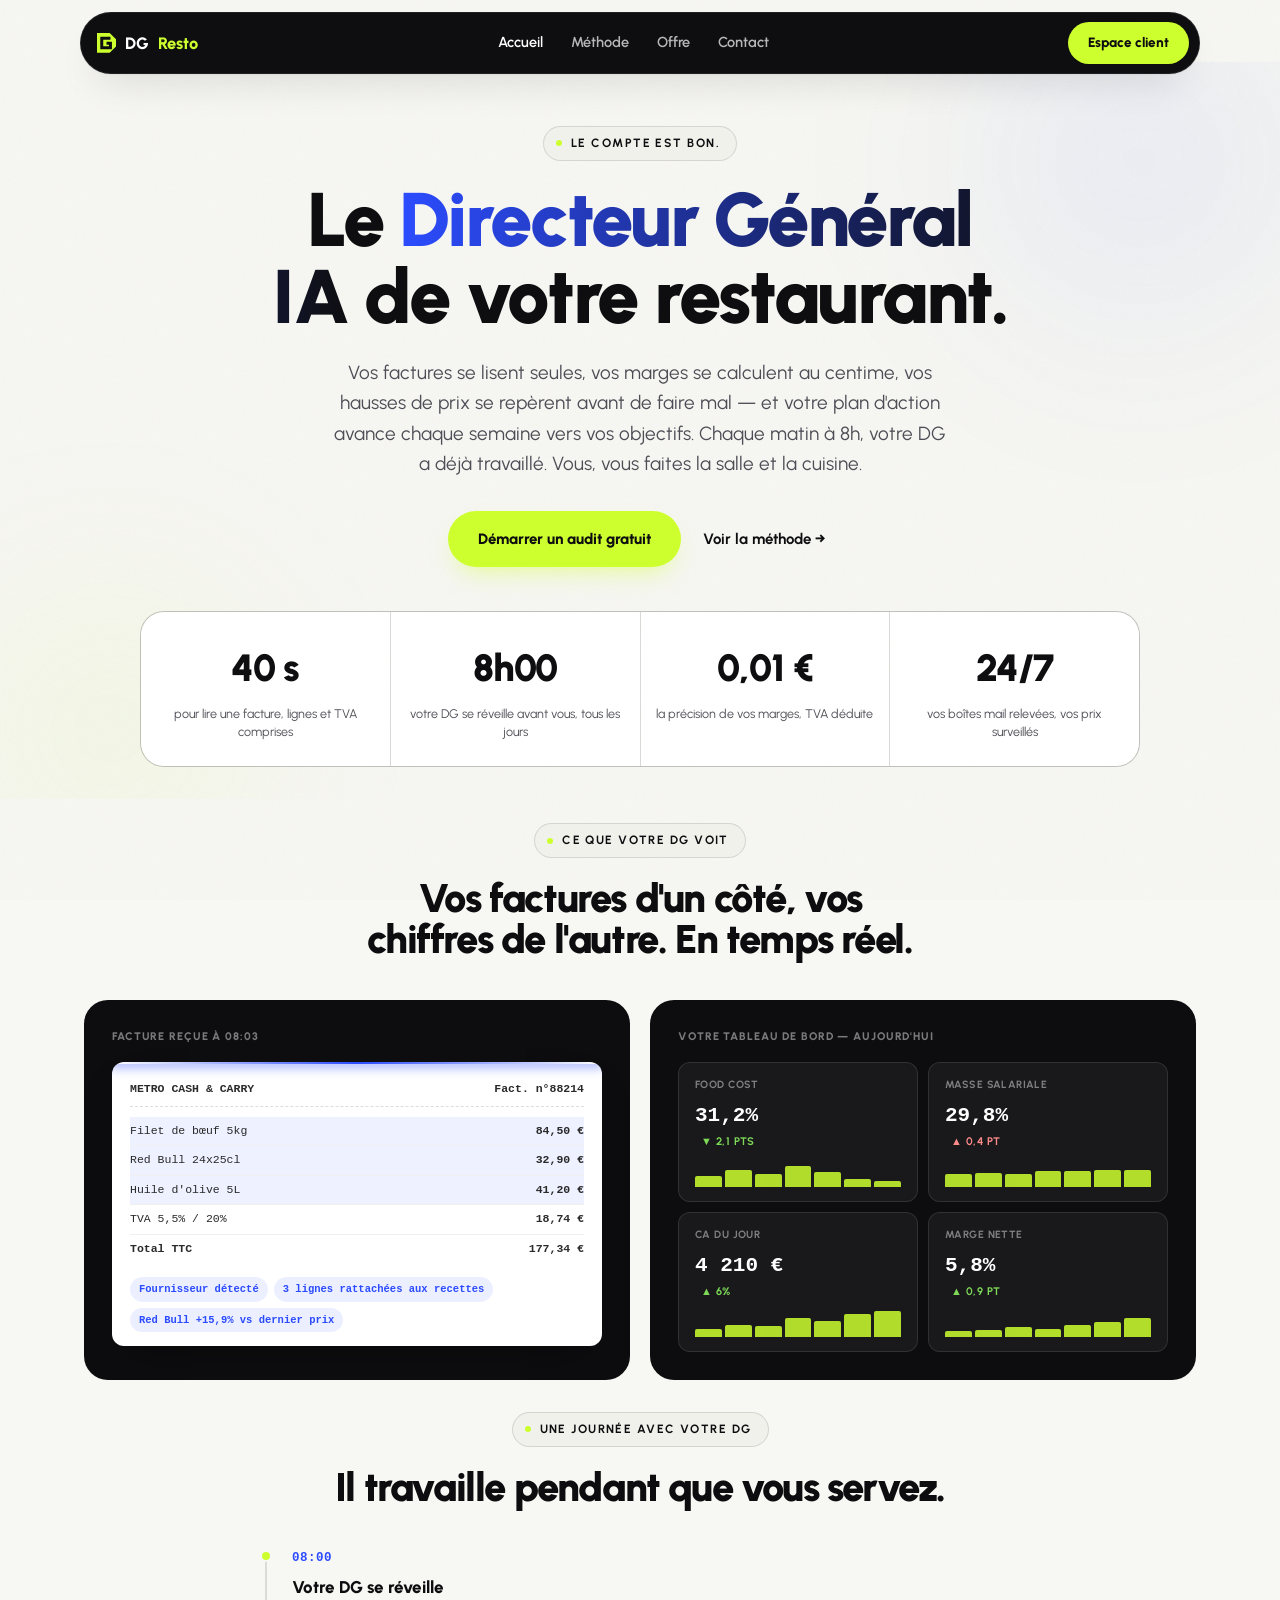
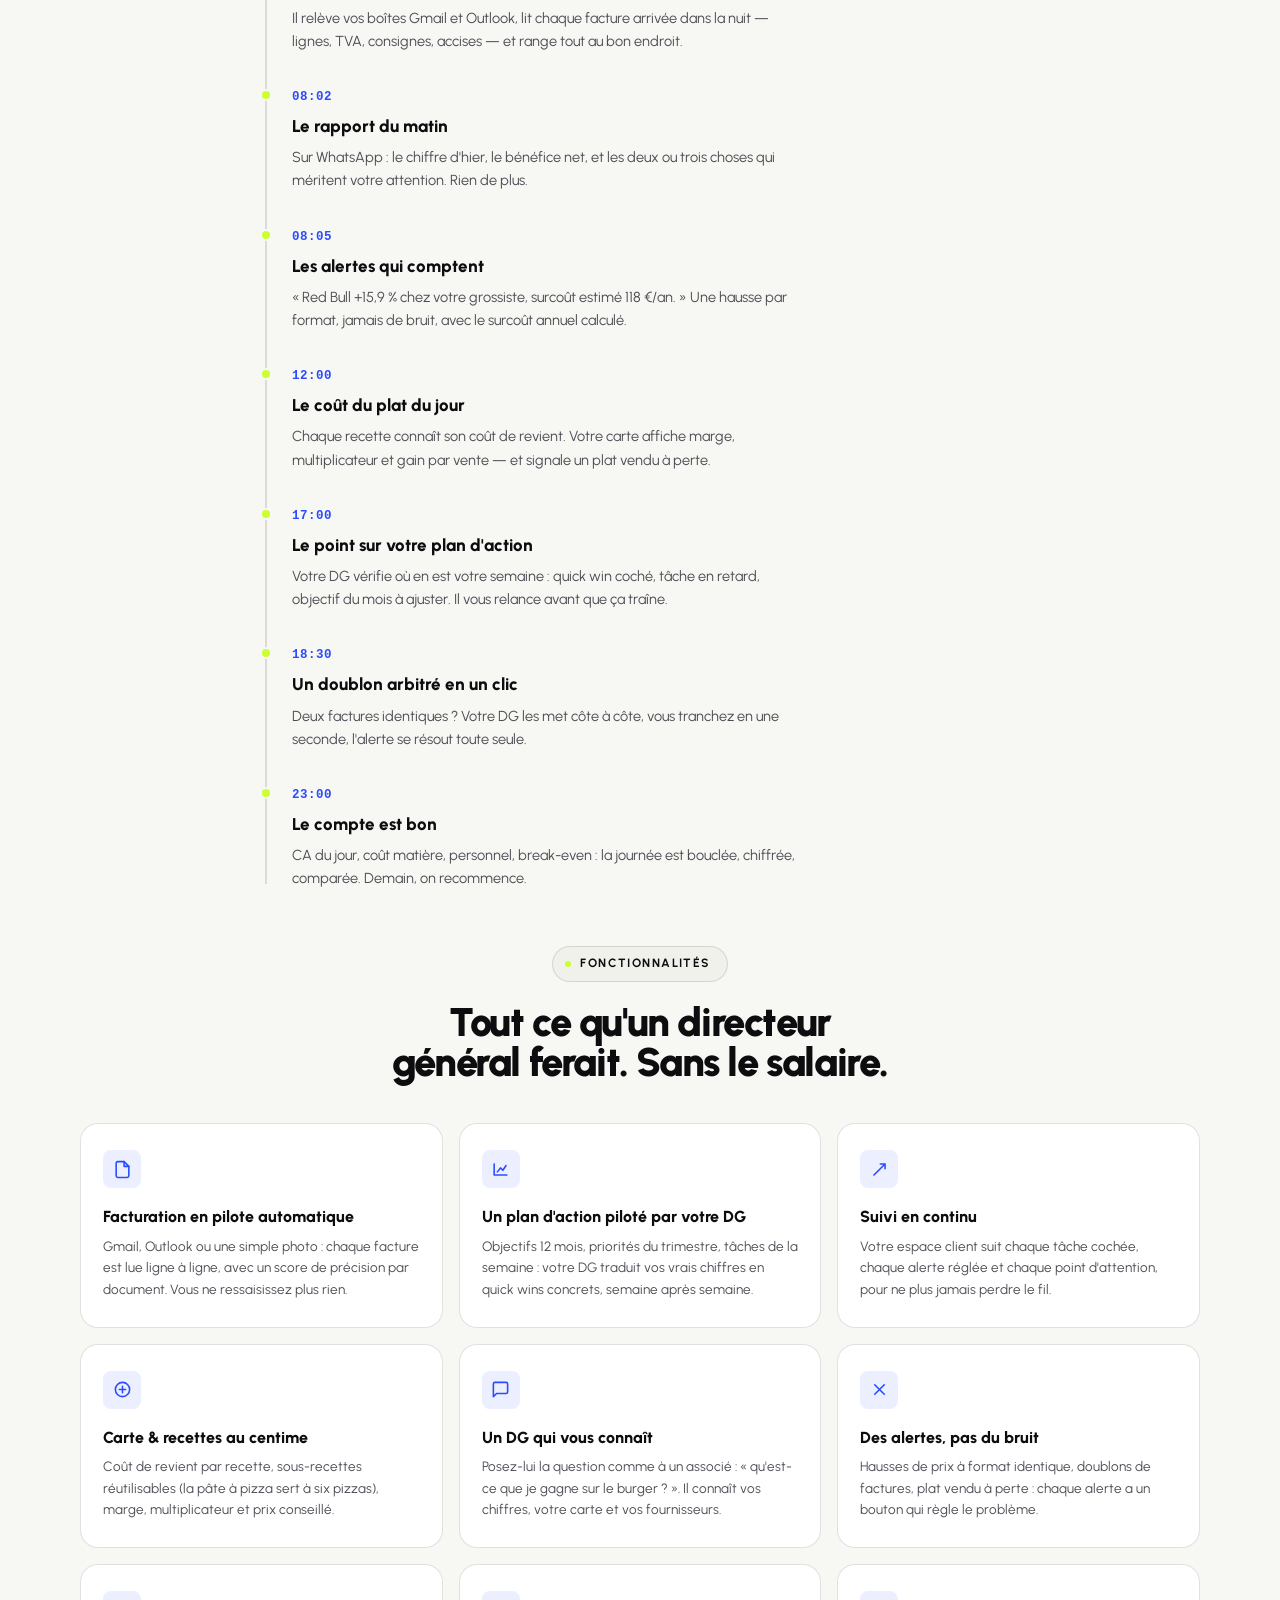
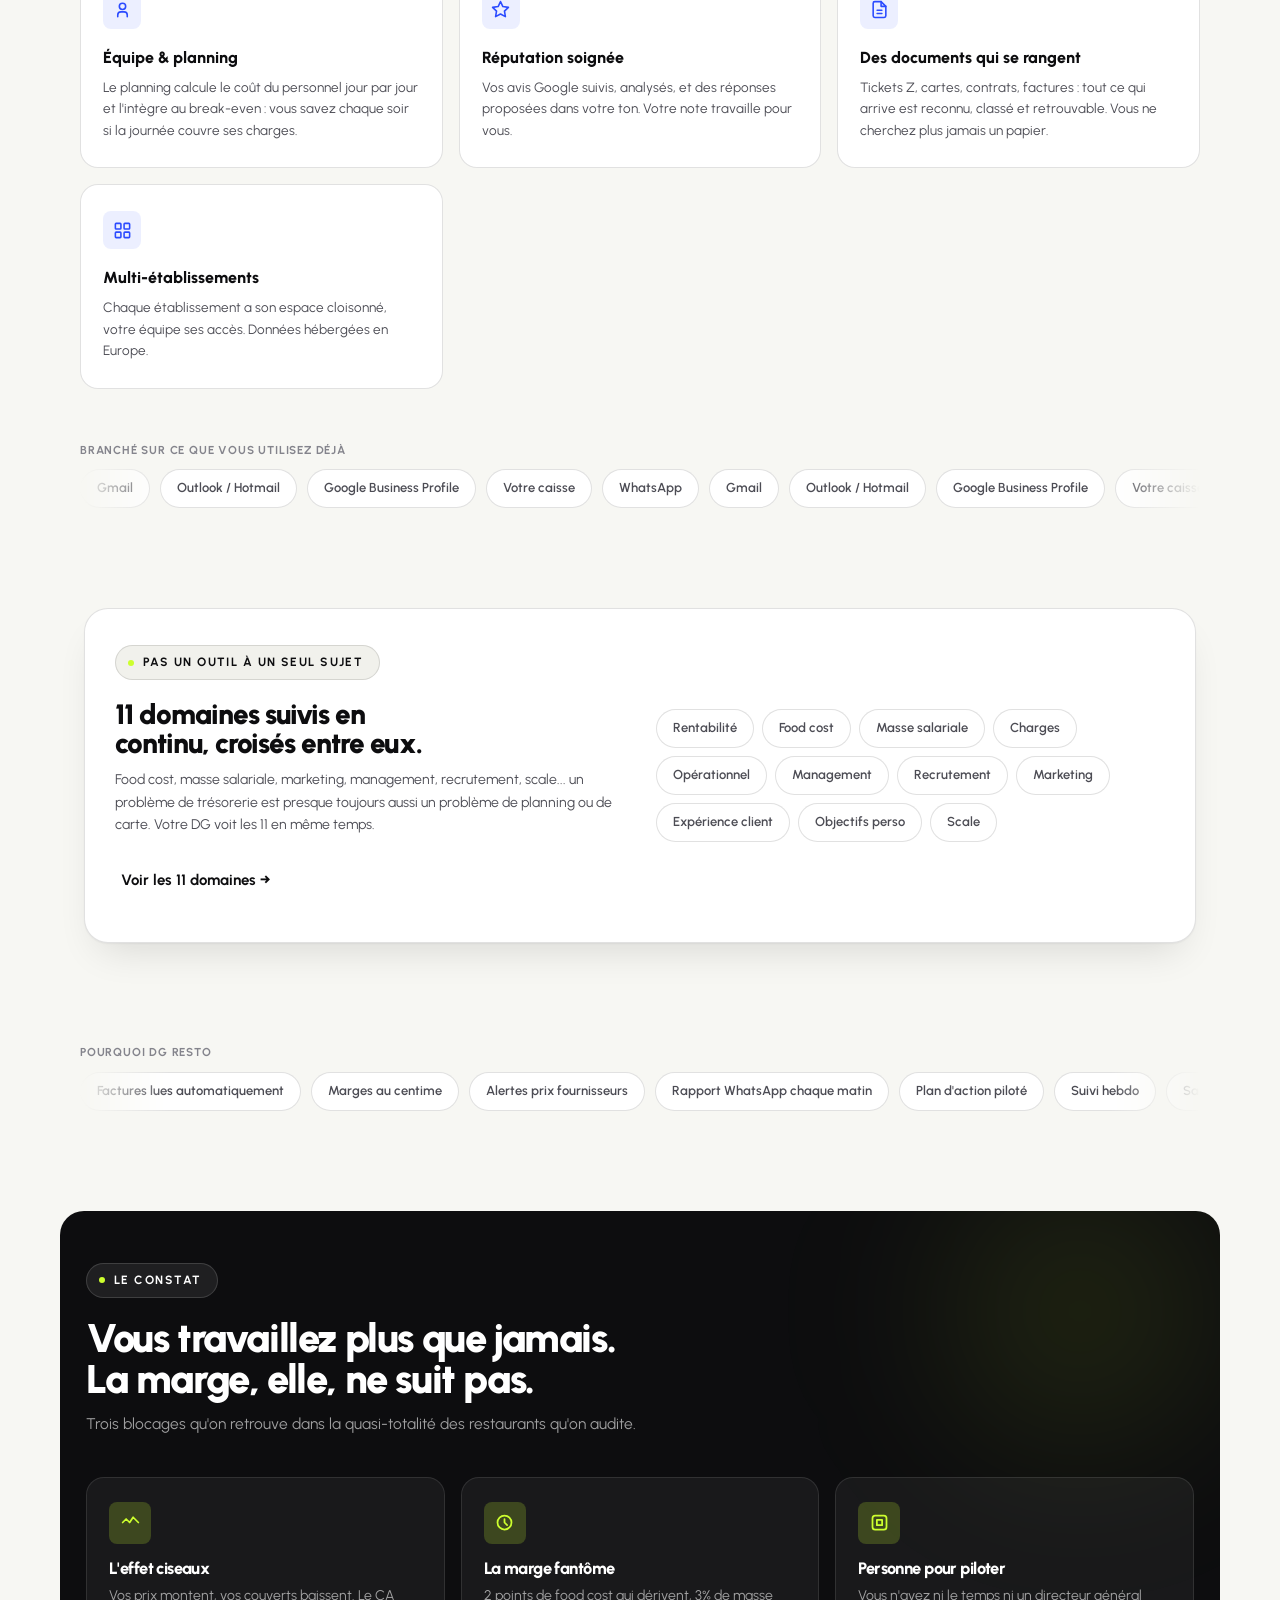
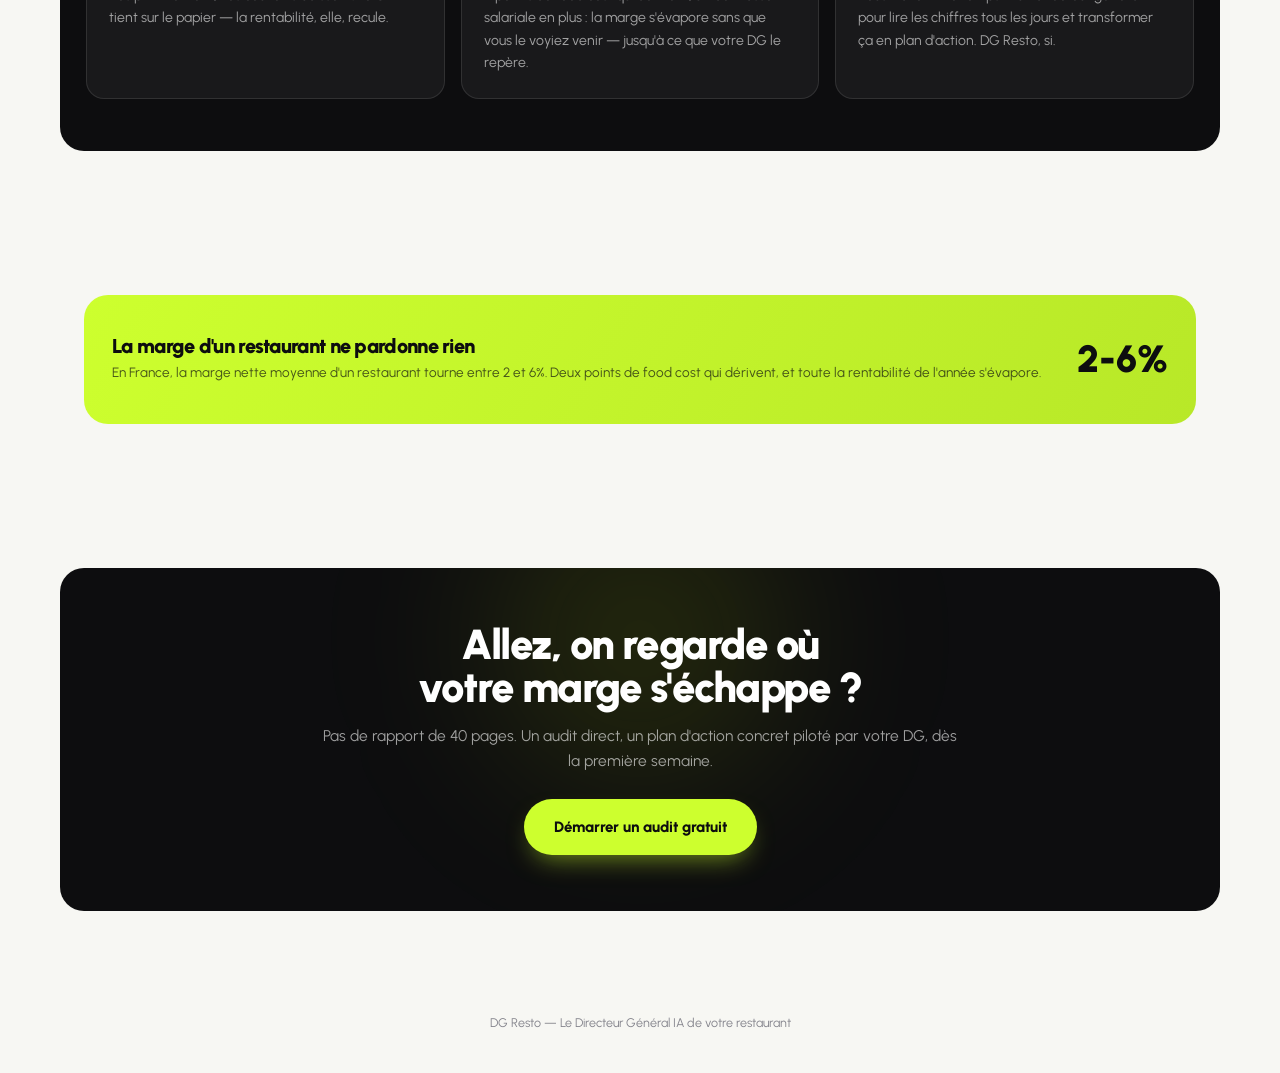
<file: index.html>
<!DOCTYPE html>
<html lang="fr">
<head>
<meta charset="UTF-8">
<meta name="viewport" content="width=device-width, initial-scale=1.0, viewport-fit=cover">
<title>DG Resto — Le Directeur Général IA de votre restaurant.</title>
<meta name="description" content="Vos factures se lisent seules, vos marges se calculent au centime, et votre plan d'action avance chaque semaine vers vos objectifs. DG Resto travaille pendant que vous êtes en salle.">
<link rel="preconnect" href="https://fonts.googleapis.com">
<link href="https://fonts.googleapis.com/css2?family=Urbanist:ital,wght@0,400;0,500;0,600;0,700;0,800;0,900&display=swap" rel="stylesheet">
<link rel="stylesheet" href="styles.css">
<style>
.hero{position:relative;padding:64px 16px 32px;overflow:hidden;}
.hero .glow-a{width:520px;height:520px;background:radial-gradient(circle,rgba(43,75,255,.08),transparent 70%);top:-160px;right:-120px;}
.hero .glow-b{width:420px;height:420px;background:radial-gradient(circle,rgba(205,255,46,.10),transparent 70%);bottom:-140px;left:-100px;}
.hero-inner{position:relative;z-index:1;max-width:900px;margin:0 auto;text-align:center;}
.hero h1{font-size:clamp(38px,7vw,76px);font-weight:900;letter-spacing:-0.03em;color:var(--ink);margin-bottom:22px;}
.hero p.lead{font-size:clamp(16px,2vw,19px);max-width:56ch;margin:0 auto 32px;color:var(--muted);}
.cta-row{display:flex;align-items:center;gap:16px;flex-wrap:wrap;justify-content:center;margin-bottom:44px;}

.video-section{padding:64px 16px 24px;}

/* Une journée avec votre DG */
.day-section{padding:24px 16px 40px;}
.day-timeline{max-width:760px;margin:40px auto 0;position:relative;padding-left:32px;}
.day-timeline::before{content:"";position:absolute;left:5px;top:6px;bottom:6px;width:2px;background:var(--line);}
.day-item{position:relative;padding-bottom:34px;}
.day-item:last-child{padding-bottom:0;}
.day-dot{position:absolute;left:-32px;top:2px;width:12px;height:12px;border-radius:50%;background:var(--lime);border:2px solid var(--bg);}
.day-time{font-family:'SFMono-Regular',Consolas,monospace;font-size:12.5px;font-weight:700;color:var(--primary);letter-spacing:.04em;display:block;margin-bottom:6px;}
.day-item h4{font-size:17px;font-weight:800;color:var(--ink);margin-bottom:6px;}
.day-item p{font-size:14.5px;max-width:56ch;}

.pillars{padding:16px 16px 24px;}

.domain-teaser{max-width:1120px;margin:0 auto;background:var(--surface);border:1px solid var(--line);border-radius:var(--r-xl);padding:36px 30px;box-shadow:var(--shadow);display:grid;grid-template-columns:1fr 1fr;gap:32px;align-items:center;}
.domain-teaser h3{font-size:clamp(20px,2.6vw,28px);margin:0 0 12px;}
.domain-teaser p{font-size:14px;margin-bottom:18px;}
.domain-teaser-chips{display:flex;flex-wrap:wrap;gap:8px;}
@media (max-width:820px){.domain-teaser{grid-template-columns:1fr;}}

.strip{padding:28px 16px;}
.strip-inner{max-width:1120px;margin:0 auto;display:flex;align-items:center;gap:10px;flex-wrap:wrap;justify-content:center;}
.strip-label{font-size:11.5px;font-weight:700;text-transform:uppercase;letter-spacing:.07em;color:var(--muted-dim);width:100%;text-align:center;}
@media (min-width:700px){.strip-label{width:auto;text-align:left;}}

.problem{background:var(--ink);border-radius:var(--r-xl);max-width:1160px;margin:0 auto;overflow:hidden;position:relative;}
.problem .glow-a{width:400px;height:400px;background:radial-gradient(circle,rgba(205,255,46,.14),transparent 70%);top:-100px;right:-60px;}
.problem-inner{position:relative;z-index:1;padding:52px 26px;}
.problem-grid{display:flex;flex-wrap:wrap;gap:16px;}
.problem-card{flex:1 1 260px;background:rgba(255,255,255,.05);border:1px solid rgba(255,255,255,.1);border-radius:var(--r-lg);padding:24px 22px;}
.problem-card .icon{width:42px;height:42px;border-radius:var(--r-sm);background:var(--lime-dim);display:flex;align-items:center;justify-content:center;margin-bottom:16px;}
.problem-card .icon svg{width:21px;height:21px;stroke:var(--lime);}
.problem-card h3{font-weight:800;font-size:16.5px;margin-bottom:8px;color:#fff;}
.problem-card p{font-size:14px;color:rgba(255,255,255,.6);}
.problem .section-head .eyebrow{color:#fff;background:rgba(255,255,255,.08);border-color:rgba(255,255,255,.14);}
.problem .section-head h2{color:#fff;}
.problem .section-head p{color:rgba(255,255,255,.6);}

.proof-banner{max-width:1120px;margin:0 auto;background:linear-gradient(120deg,var(--lime),var(--lime-2));border-radius:var(--r-xl);padding:34px 28px;color:var(--ink);display:grid;grid-template-columns:1fr auto;gap:20px;align-items:center;}
.proof-banner h3{font-size:20px;margin-bottom:6px;color:var(--ink);}
.proof-banner p{color:rgba(13,13,15,.7);font-size:13.5px;}
.proof-banner .big{font-weight:900;font-size:38px;color:var(--ink);white-space:nowrap;}
@media (max-width:560px){.proof-banner{grid-template-columns:1fr;}}

.final{position:relative;background:var(--ink);border-radius:var(--r-xl);max-width:1160px;margin:0 auto;overflow:hidden;padding:56px 26px;text-align:center;}
.final-inner{position:relative;z-index:1;max-width:640px;margin:0 auto;}
.final h2{font-size:clamp(26px,4vw,42px);margin-bottom:14px;color:#fff;}
.final p{font-size:15.5px;margin-bottom:26px;color:rgba(255,255,255,.6);}

/* ---- Aperçu produit : scan de facture + tableau de bord live ---- */
.preview-section{padding:24px 16px 8px;}
.preview-grid{display:grid;grid-template-columns:1fr 1fr;gap:20px;max-width:1120px;margin:36px auto 0;align-items:stretch;}
@media (max-width:860px){.preview-grid{grid-template-columns:1fr;}}
.preview-card{background:var(--ink);border-radius:var(--r-xl);padding:28px;position:relative;overflow:hidden;}
.preview-card-label{font-size:11px;font-weight:800;letter-spacing:.08em;text-transform:uppercase;color:rgba(255,255,255,.45);margin-bottom:16px;}

/* facture scan */
.scan-doc{background:#fff;border-radius:var(--r-md);padding:18px 18px 14px;font-family:var(--font-mono);font-size:11.5px;color:#2a2a2a;position:relative;overflow:hidden;box-shadow:0 20px 40px -16px rgba(0,0,0,.4);}
.scan-doc .sd-head{display:flex;justify-content:space-between;font-weight:700;margin-bottom:10px;padding-bottom:8px;border-bottom:1px dashed #ddd;}
.scan-row{display:flex;justify-content:space-between;padding:5px 0;border-bottom:1px solid #f0f0f0;transition:background .3s;}
.scan-row.hit{background:rgba(43,75,255,.08);}
.scan-row span:last-child{font-weight:700;}
.scan-laser{position:absolute;left:0;right:0;height:2px;background:linear-gradient(90deg,transparent,var(--primary),transparent);box-shadow:0 0 12px 2px rgba(43,75,255,.7);top:0;animation:scanMove 2.8s cubic-bezier(.5,0,.5,1) infinite;}
@keyframes scanMove{0%{top:0;opacity:0;}8%{opacity:1;}50%{top:100%;opacity:1;}58%{opacity:0;}100%{top:100%;opacity:0;}}
.scan-extract{margin-top:14px;display:flex;flex-wrap:wrap;gap:6px;}
.scan-tag{background:var(--primary-dim);color:var(--primary);font-size:10.5px;font-weight:700;padding:4px 9px;border-radius:999px;opacity:0;transform:translateY(4px);animation:tagIn .4s ease forwards;}
@keyframes tagIn{to{opacity:1;transform:translateY(0);}}

/* dashboard preview */
.kpi-preview-grid{display:grid;grid-template-columns:1fr 1fr;gap:10px;}
.kpi-preview{background:rgba(255,255,255,.05);border:1px solid rgba(255,255,255,.1);border-radius:var(--r-md);padding:14px 16px;}
.kpi-preview span{display:block;font-size:10.5px;font-weight:700;text-transform:uppercase;letter-spacing:.04em;color:rgba(255,255,255,.45);margin-bottom:6px;}
.kpi-preview b{font-family:var(--font-mono);font-size:21px;font-weight:700;color:#fff;}
.kpi-preview .trend{font-size:11px;font-weight:700;margin-left:6px;}
.kpi-preview .trend.good{color:#7ed957;}
.kpi-preview .trend.bad{color:#ff8a8a;}
.kpi-preview-spark{display:flex;align-items:flex-end;gap:3px;height:26px;margin-top:10px;}
.kpi-preview-spark i{flex:1;background:var(--lime);border-radius:2px 2px 0 0;opacity:.85;}
</style>
</head>
<body>

<div class="nav-outer">
  <nav class="nav">
    <a href="index.html" class="nav-logo">
      <svg viewBox="0 0 96 100" aria-hidden="true"><mask id="dgm" maskUnits="userSpaceOnUse" x="-12" y="-12" width="120" height="124"><rect x="-12" y="-12" width="120" height="124" fill="#fff"/><path d="M68 26 H24 V74 H68 V52 H48" fill="none" stroke="#000" stroke-width="15" stroke-linejoin="miter"/></mask><path d="M0 0 H64 L96 32 V68 L64 100 H0 Z" fill="currentColor" mask="url(#dgm)"/></svg>
      DG <span class="accent">Resto</span>
    </a>
    <div class="nav-links">
      <a href="index.html" class="active">Accueil</a>
      <a href="methode.html">Méthode</a>
      <a href="offre.html">Offre</a>
      <a href="contact.html">Contact</a>
    </div>
    <a class="nav-cta" href="portail/login.html">Espace client</a>
    <div class="nav-burger" id="navBurger" aria-label="Menu"><span></span></div>
    <div class="nav-menu" id="navMenu">
      <a href="index.html">Accueil</a>
      <a href="methode.html">Méthode</a>
      <a href="offre.html">Offre</a>
      <a href="contact.html">Contact</a>
      <a href="portail/login.html" class="menu-cta">Espace client</a>
    </div>
  </nav>
</div>

<section class="hero">
  <span class="glow glow-a"></span><span class="glow glow-b"></span>
  <div class="hero-inner">
    <div class="eyebrow reveal in-view">Le compte est bon.</div>
    <h1 class="reveal in-view">Le <em class="grad-text">Directeur Général IA</em> de votre restaurant.</h1>
    <p class="lead reveal in-view">Vos factures se lisent seules, vos marges se calculent au centime, vos hausses de prix se repèrent avant de faire mal — et votre plan d'action avance chaque semaine vers vos objectifs. Chaque matin à 8h, votre DG a déjà travaillé. Vous, vous faites la salle et la cuisine.</p>
    <div class="cta-row reveal in-view">
      <a class="btn-primary magnetic" href="contact.html">Démarrer un audit gratuit</a>
      <a class="btn-ghost" href="methode.html">Voir la méthode →</a>
    </div>
  </div>
  <div class="stat-strip reveal in-view">
    <div><b>40 s</b><span>pour lire une facture, lignes et TVA comprises</span></div>
    <div><b>8h00</b><span>votre DG se réveille avant vous, tous les jours</span></div>
    <div><b>0,01 €</b><span>la précision de vos marges, TVA déduite</span></div>
    <div><b>24/7</b><span>vos boîtes mail relevées, vos prix surveillés</span></div>
  </div>
</section>

<section class="preview-section">
  <div class="wrap">
    <div class="section-head reveal" style="max-width:640px;">
      <div class="eyebrow">Ce que votre DG voit</div>
      <h2>Vos factures d'un côté, vos chiffres de l'autre. En temps réel.</h2>
    </div>
    <div class="preview-grid">
      <div class="preview-card reveal">
        <div class="preview-card-label">Facture reçue à 08:03</div>
        <div class="scan-doc">
          <span class="scan-laser"></span>
          <div class="sd-head"><span>METRO CASH & CARRY</span><span>Fact. n°88214</span></div>
          <div class="scan-row hit"><span>Filet de bœuf 5kg</span><span>84,50 €</span></div>
          <div class="scan-row hit"><span>Red Bull 24x25cl</span><span>32,90 €</span></div>
          <div class="scan-row hit"><span>Huile d'olive 5L</span><span>41,20 €</span></div>
          <div class="scan-row"><span>TVA 5,5% / 20%</span><span>18,74 €</span></div>
          <div class="scan-row" style="border-bottom:none;"><span><b>Total TTC</b></span><span>177,34 €</span></div>
          <div class="scan-extract">
            <span class="scan-tag" style="animation-delay:.4s;">Fournisseur détecté</span>
            <span class="scan-tag" style="animation-delay:.7s;">3 lignes rattachées aux recettes</span>
            <span class="scan-tag" style="animation-delay:1s;">Red Bull +15,9% vs dernier prix</span>
          </div>
        </div>
      </div>
      <div class="preview-card reveal">
        <div class="preview-card-label">Votre tableau de bord — aujourd'hui</div>
        <div class="kpi-preview-grid">
          <div class="kpi-preview"><span>Food cost</span><b class="cnt" data-target="31" data-suffix=",2%">0%</b><span class="trend good">▼ 2,1 pts</span>
            <div class="kpi-preview-spark"><i style="height:40%;"></i><i style="height:65%;"></i><i style="height:50%;"></i><i style="height:80%;"></i><i style="height:55%;"></i><i style="height:30%;"></i><i style="height:20%;"></i></div>
          </div>
          <div class="kpi-preview"><span>Masse salariale</span><b class="cnt" data-target="29" data-suffix=",8%">0%</b><span class="trend bad">▲ 0,4 pt</span>
            <div class="kpi-preview-spark"><i style="height:50%;"></i><i style="height:52%;"></i><i style="height:48%;"></i><i style="height:60%;"></i><i style="height:58%;"></i><i style="height:62%;"></i><i style="height:65%;"></i></div>
          </div>
          <div class="kpi-preview"><span>CA du jour</span><b>4 210 €</b><span class="trend good">▲ 6%</span>
            <div class="kpi-preview-spark"><i style="height:30%;"></i><i style="height:45%;"></i><i style="height:40%;"></i><i style="height:70%;"></i><i style="height:60%;"></i><i style="height:85%;"></i><i style="height:100%;"></i></div>
          </div>
          <div class="kpi-preview"><span>Marge nette</span><b class="cnt" data-target="5" data-suffix=",8%">0%</b><span class="trend good">▲ 0,9 pt</span>
            <div class="kpi-preview-spark"><i style="height:20%;"></i><i style="height:25%;"></i><i style="height:35%;"></i><i style="height:30%;"></i><i style="height:45%;"></i><i style="height:55%;"></i><i style="height:70%;"></i></div>
          </div>
        </div>
      </div>
    </div>
  </div>
</section>

<section class="day-section">
  <div class="wrap">
    <div class="section-head reveal" style="max-width:640px;">
      <div class="eyebrow">Une journée avec votre DG</div>
      <h2>Il travaille pendant que vous servez.</h2>
    </div>
    <div class="day-timeline">
      <div class="day-item reveal">
        <span class="day-dot"></span>
        <span class="day-time">08:00</span>
        <h4>Votre DG se réveille</h4>
        <p>Il relève vos boîtes Gmail et Outlook, lit chaque facture arrivée dans la nuit — lignes, TVA, consignes, accises — et range tout au bon endroit.</p>
      </div>
      <div class="day-item reveal">
        <span class="day-dot"></span>
        <span class="day-time">08:02</span>
        <h4>Le rapport du matin</h4>
        <p>Sur WhatsApp : le chiffre d'hier, le bénéfice net, et les deux ou trois choses qui méritent votre attention. Rien de plus.</p>
      </div>
      <div class="day-item reveal">
        <span class="day-dot"></span>
        <span class="day-time">08:05</span>
        <h4>Les alertes qui comptent</h4>
        <p>« Red Bull +15,9 % chez votre grossiste, surcoût estimé 118 €/an. » Une hausse par format, jamais de bruit, avec le surcoût annuel calculé.</p>
      </div>
      <div class="day-item reveal">
        <span class="day-dot"></span>
        <span class="day-time">12:00</span>
        <h4>Le coût du plat du jour</h4>
        <p>Chaque recette connaît son coût de revient. Votre carte affiche marge, multiplicateur et gain par vente — et signale un plat vendu à perte.</p>
      </div>
      <div class="day-item reveal">
        <span class="day-dot"></span>
        <span class="day-time">17:00</span>
        <h4>Le point sur votre plan d'action</h4>
        <p>Votre DG vérifie où en est votre semaine : quick win coché, tâche en retard, objectif du mois à ajuster. Il vous relance avant que ça traîne.</p>
      </div>
      <div class="day-item reveal">
        <span class="day-dot"></span>
        <span class="day-time">18:30</span>
        <h4>Un doublon arbitré en un clic</h4>
        <p>Deux factures identiques ? Votre DG les met côte à côte, vous tranchez en une seconde, l'alerte se résout toute seule.</p>
      </div>
      <div class="day-item reveal">
        <span class="day-dot"></span>
        <span class="day-time">23:00</span>
        <h4>Le compte est bon</h4>
        <p>CA du jour, coût matière, personnel, break-even : la journée est bouclée, chiffrée, comparée. Demain, on recommence.</p>
      </div>
    </div>
  </div>
</section>

<section class="pillars">
  <div class="section-head reveal" style="max-width:640px;">
    <div class="eyebrow">Fonctionnalités</div>
    <h2>Tout ce qu'un directeur général ferait. Sans le salaire.</h2>
  </div>
  <div class="pillars-grid">
    <div class="pillar-card glow-card reveal"><div class="icon"><svg viewBox="0 0 24 24" fill="none" stroke-width="2" stroke-linecap="round" stroke-linejoin="round"><path d="M14 2H6a2 2 0 0 0-2 2v16a2 2 0 0 0 2 2h12a2 2 0 0 0 2-2V8z"/><path d="M14 2v6h6"/></svg></div><h4>Facturation en pilote automatique</h4><p>Gmail, Outlook ou une simple photo : chaque facture est lue ligne à ligne, avec un score de précision par document. Vous ne ressaisissez plus rien.</p></div>
    <div class="pillar-card glow-card reveal"><div class="icon"><svg viewBox="0 0 24 24" fill="none" stroke-width="2" stroke-linecap="round" stroke-linejoin="round"><path d="M4 19V5M4 19h16M8 15l4-5 3 3 4-6"/></svg></div><h4>Un plan d'action piloté par votre DG</h4><p>Objectifs 12 mois, priorités du trimestre, tâches de la semaine : votre DG traduit vos vrais chiffres en quick wins concrets, semaine après semaine.</p></div>
    <div class="pillar-card glow-card reveal"><div class="icon"><svg viewBox="0 0 24 24" fill="none" stroke-width="2" stroke-linecap="round" stroke-linejoin="round"><path d="M5 19L19 5M13 5h6v6"/></svg></div><h4>Suivi en continu</h4><p>Votre espace client suit chaque tâche cochée, chaque alerte réglée et chaque point d'attention, pour ne plus jamais perdre le fil.</p></div>
    <div class="pillar-card glow-card reveal"><div class="icon"><svg viewBox="0 0 24 24" fill="none" stroke-width="2" stroke-linecap="round" stroke-linejoin="round"><circle cx="12" cy="12" r="9"/><path d="M8 12h8M12 8v8"/></svg></div><h4>Carte & recettes au centime</h4><p>Coût de revient par recette, sous-recettes réutilisables (la pâte à pizza sert à six pizzas), marge, multiplicateur et prix conseillé.</p></div>
    <div class="pillar-card glow-card reveal"><div class="icon"><svg viewBox="0 0 24 24" fill="none" stroke-width="2" stroke-linecap="round" stroke-linejoin="round"><path d="M21 15a2 2 0 0 1-2 2H7l-4 4V5a2 2 0 0 1 2-2h14a2 2 0 0 1 2 2z"/></svg></div><h4>Un DG qui vous connaît</h4><p>Posez-lui la question comme à un associé : « qu'est-ce que je gagne sur le burger ? ». Il connaît vos chiffres, votre carte et vos fournisseurs.</p></div>
    <div class="pillar-card glow-card reveal"><div class="icon"><svg viewBox="0 0 24 24" fill="none" stroke-width="2" stroke-linecap="round" stroke-linejoin="round"><path d="M18 6L6 18M6 6l12 12"/></svg></div><h4>Des alertes, pas du bruit</h4><p>Hausses de prix à format identique, doublons de factures, plat vendu à perte : chaque alerte a un bouton qui règle le problème.</p></div>
    <div class="pillar-card glow-card reveal"><div class="icon"><svg viewBox="0 0 24 24" fill="none" stroke-width="2" stroke-linecap="round" stroke-linejoin="round"><circle cx="12" cy="8" r="4"/><path d="M6 21v-2a4 4 0 0 1 4-4h4a4 4 0 0 1 4 4v2"/></svg></div><h4>Équipe & planning</h4><p>Le planning calcule le coût du personnel jour par jour et l'intègre au break-even : vous savez chaque soir si la journée couvre ses charges.</p></div>
    <div class="pillar-card glow-card reveal"><div class="icon"><svg viewBox="0 0 24 24" fill="none" stroke-width="2" stroke-linecap="round" stroke-linejoin="round"><path d="M12 17.75L5.8 21l1.2-6.9L2 9.3l7-1L12 2l3 6.3 7 1-5 4.8 1.2 6.9z"/></svg></div><h4>Réputation soignée</h4><p>Vos avis Google suivis, analysés, et des réponses proposées dans votre ton. Votre note travaille pour vous.</p></div>
    <div class="pillar-card glow-card reveal"><div class="icon"><svg viewBox="0 0 24 24" fill="none" stroke-width="2" stroke-linecap="round" stroke-linejoin="round"><path d="M14 2H6a2 2 0 0 0-2 2v16a2 2 0 0 0 2 2h12a2 2 0 0 0 2-2V8z"/><path d="M14 2v6h6M9 13h6M9 17h6"/></svg></div><h4>Des documents qui se rangent</h4><p>Tickets Z, cartes, contrats, factures : tout ce qui arrive est reconnu, classé et retrouvable. Vous ne cherchez plus jamais un papier.</p></div>
    <div class="pillar-card glow-card reveal"><div class="icon"><svg viewBox="0 0 24 24" fill="none" stroke-width="2" stroke-linecap="round" stroke-linejoin="round"><rect x="3" y="3" width="7" height="7" rx="1"/><rect x="14" y="3" width="7" height="7" rx="1"/><rect x="3" y="14" width="7" height="7" rx="1"/><rect x="14" y="14" width="7" height="7" rx="1"/></svg></div><h4>Multi-établissements</h4><p>Chaque établissement a son espace cloisonné, votre équipe ses accès. Données hébergées en Europe.</p></div>
  </div>
</section>

<section class="strip">
  <div class="strip-inner" style="flex-direction:column;align-items:stretch;">
    <span class="strip-label">Branché sur ce que vous utilisez déjà</span>
    <div class="marquee">
      <div class="marquee-track">
        <span class="chip">Gmail</span><span class="chip">Outlook / Hotmail</span><span class="chip">Google Business Profile</span><span class="chip">Votre caisse</span><span class="chip">WhatsApp</span>
      </div>
    </div>
  </div>
</section>

<section>
  <div class="wrap">
    <div class="domain-teaser reveal">
      <div>
        <div class="eyebrow">Pas un outil à un seul sujet</div>
        <h3>11 domaines suivis en continu, croisés entre eux.</h3>
        <p>Food cost, masse salariale, marketing, management, recrutement, scale... un problème de trésorerie est presque toujours aussi un problème de planning ou de carte. Votre DG voit les 11 en même temps.</p>
        <a href="methode.html#domaines" class="btn-ghost">Voir les 11 domaines →</a>
      </div>
      <div class="domain-teaser-chips">
        <span class="chip">Rentabilité</span><span class="chip">Food cost</span><span class="chip">Masse salariale</span><span class="chip">Charges</span><span class="chip">Opérationnel</span><span class="chip">Management</span><span class="chip">Recrutement</span><span class="chip">Marketing</span><span class="chip">Expérience client</span><span class="chip">Objectifs perso</span><span class="chip">Scale</span>
      </div>
    </div>
  </div>
</section>

<section class="strip">
  <div class="strip-inner" style="flex-direction:column;align-items:stretch;">
    <span class="strip-label">Pourquoi DG Resto</span>
    <div class="marquee">
      <div class="marquee-track">
        <span class="chip">Factures lues automatiquement</span><span class="chip">Marges au centime</span><span class="chip">Alertes prix fournisseurs</span><span class="chip">Rapport WhatsApp chaque matin</span><span class="chip">Plan d'action piloté</span><span class="chip">Suivi hebdo</span><span class="chip">Sans engagement</span>
      </div>
    </div>
  </div>
</section>

<section id="constat">
  <div class="problem">
    <span class="glow glow-a"></span>
    <div class="problem-inner">
      <div class="section-head left reveal" style="max-width:640px;">
        <div class="eyebrow">Le constat</div>
        <h2>Vous travaillez plus que jamais. La marge, elle, ne suit pas.</h2>
        <p>Trois blocages qu'on retrouve dans la quasi-totalité des restaurants qu'on audite.</p>
      </div>
      <div class="problem-grid">
        <div class="problem-card glow-card reveal"><div class="icon"><svg viewBox="0 0 24 24" fill="none" stroke-width="2" stroke-linecap="round" stroke-linejoin="round"><path d="M3 12l4-4 4 4 4-6 6 6"/></svg></div><h3>L'effet ciseaux</h3><p>Vos prix montent, vos couverts baissent. Le CA tient sur le papier — la rentabilité, elle, recule.</p></div>
        <div class="problem-card glow-card reveal"><div class="icon"><svg viewBox="0 0 24 24" fill="none" stroke-width="2" stroke-linecap="round" stroke-linejoin="round"><circle cx="12" cy="12" r="8"/><path d="M12 8v4l3 3"/></svg></div><h3>La marge fantôme</h3><p>2 points de food cost qui dérivent, 3% de masse salariale en plus : la marge s'évapore sans que vous le voyiez venir — jusqu'à ce que votre DG le repère.</p></div>
        <div class="problem-card glow-card reveal"><div class="icon"><svg viewBox="0 0 24 24" fill="none" stroke-width="2" stroke-linecap="round" stroke-linejoin="round"><rect x="4" y="4" width="16" height="16" rx="3"/><path d="M9 9h6v6H9z"/></svg></div><h3>Personne pour piloter</h3><p>Vous n'avez ni le temps ni un directeur général pour lire les chiffres tous les jours et transformer ça en plan d'action. DG Resto, si.</p></div>
      </div>
    </div>
  </div>
</section>

<section>
  <div class="wrap">
    <div class="proof-banner reveal">
      <div><h3>La marge d'un restaurant ne pardonne rien</h3><p>En France, la marge nette moyenne d'un restaurant tourne entre 2 et 6%. Deux points de food cost qui dérivent, et toute la rentabilité de l'année s'évapore.</p></div>
      <div class="big">2-6%</div>
    </div>
  </div>
</section>

<section>
  <div class="final reveal">
    <span class="glow glow-a" style="width:420px;height:420px;background:radial-gradient(circle,rgba(212,255,0,.18),transparent 70%);top:-140px;left:50%;transform:translateX(-50%);"></span>
    <div class="final-inner">
      <h2>Allez, on regarde où votre marge s'échappe ?</h2>
      <p>Pas de rapport de 40 pages. Un audit direct, un plan d'action concret piloté par votre DG, dès la première semaine.</p>
      <a href="contact.html" class="btn-primary magnetic">Démarrer un audit gratuit</a>
    </div>
  </div>
</section>

<footer>DG Resto — Le Directeur Général IA de votre restaurant</footer>
<script src="script.js"></script>
</body>
</html>
</file>
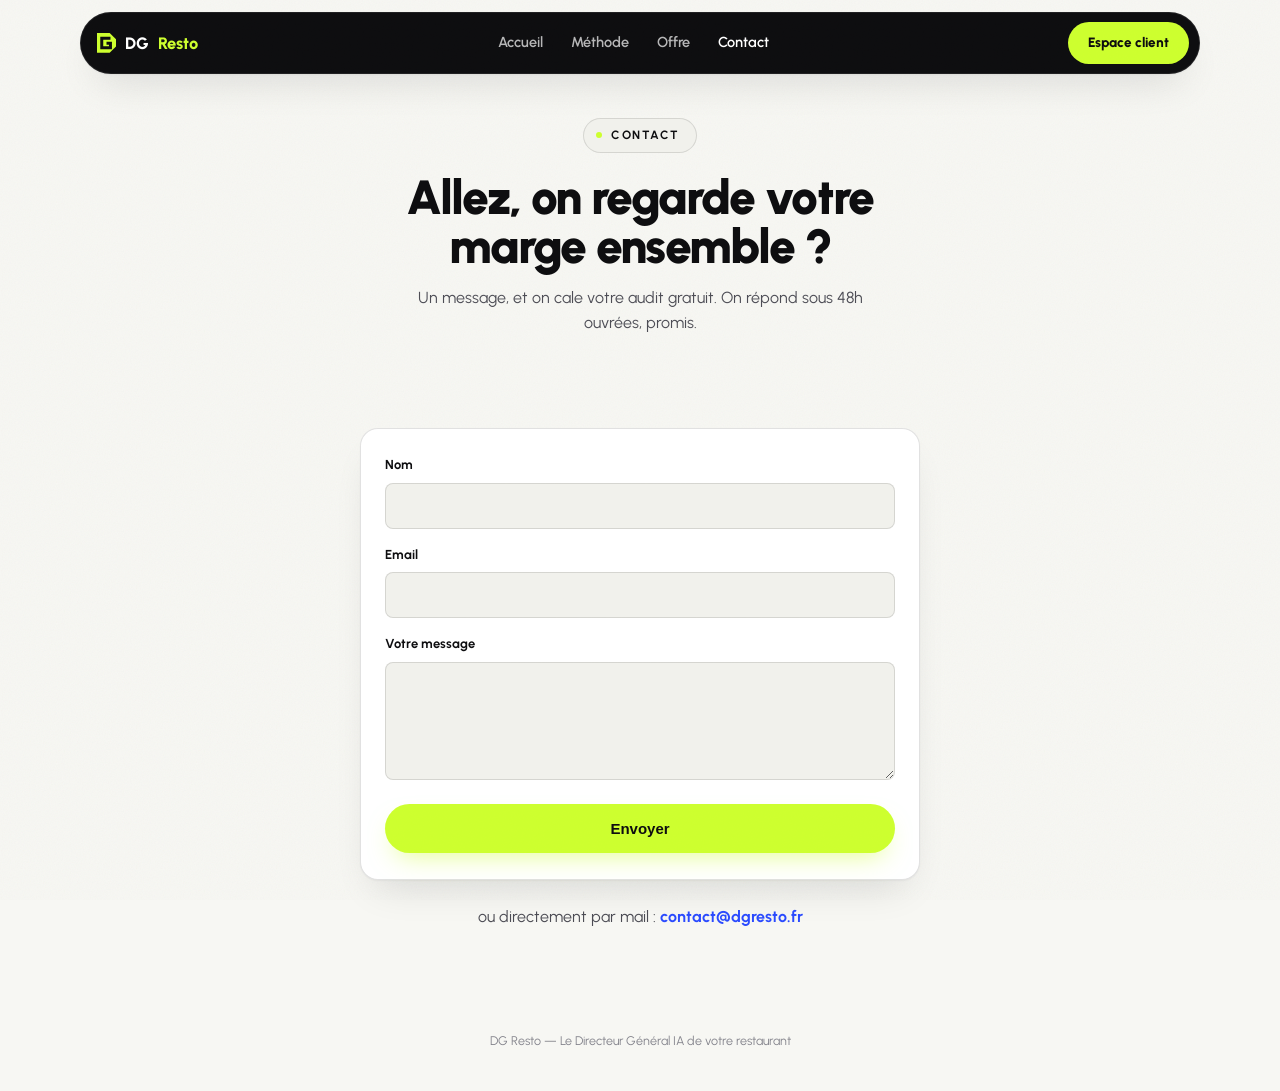
<file: contact.html>
<!DOCTYPE html>
<html lang="fr">
<head>
<meta charset="UTF-8">
<meta name="viewport" content="width=device-width, initial-scale=1.0, viewport-fit=cover">
<title>Contact — DG Resto</title>
<link rel="preconnect" href="https://fonts.googleapis.com">
<link href="https://fonts.googleapis.com/css2?family=Urbanist:ital,wght@0,400;0,500;0,600;0,700;0,800;0,900&display=swap" rel="stylesheet">
<link rel="stylesheet" href="styles.css">
<style>
.page-hero{padding:56px 16px 20px;text-align:center;}
.contact-card{max-width:560px;margin:0 auto;}
</style>
</head>
<body>
<div class="nav-outer">
  <nav class="nav">
    <a href="index.html" class="nav-logo">
      <svg viewBox="0 0 96 100" aria-hidden="true"><mask id="dgm" maskUnits="userSpaceOnUse" x="-12" y="-12" width="120" height="124"><rect x="-12" y="-12" width="120" height="124" fill="#fff"/><path d="M68 26 H24 V74 H68 V52 H48" fill="none" stroke="#000" stroke-width="15" stroke-linejoin="miter"/></mask><path d="M0 0 H64 L96 32 V68 L64 100 H0 Z" fill="currentColor" mask="url(#dgm)"/></svg>
      DG <span class="accent">Resto</span>
    </a>
    <div class="nav-links">
      <a href="index.html">Accueil</a><a href="methode.html">Méthode</a><a href="offre.html">Offre</a><a href="contact.html" class="active">Contact</a>
    </div>
    <a class="nav-cta" href="portail/login.html">Espace client</a>
    <div class="nav-burger" id="navBurger"><span></span></div>
    <div class="nav-menu" id="navMenu">
      <a href="index.html">Accueil</a><a href="methode.html">Méthode</a><a href="offre.html">Offre</a><a href="contact.html">Contact</a>
      <a href="portail/login.html" class="menu-cta">Espace client</a>
    </div>
  </nav>
</div>

<section class="page-hero reveal">
  <div class="eyebrow">Contact</div>
  <h1 style="font-size:clamp(30px,4.5vw,48px);max-width:640px;margin:0 auto 14px;">Allez, on regarde votre marge ensemble ?</h1>
  <p style="max-width:480px;margin:0 auto;">Un message, et on cale votre audit gratuit. On répond sous 48h ouvrées, promis.</p>
</section>

<section>
  <div class="card contact-card glow-card reveal">
    <div id="formMsg" class="msg"></div>
    <form id="contactForm">
      <div class="field"><label for="name">Nom</label><input id="name" required></div>
      <div class="field"><label for="email">Email</label><input id="email" type="email" required></div>
      <div class="field"><label for="message">Votre message</label><textarea id="message" rows="5" required></textarea></div>
      <button class="btn-primary magnetic" type="submit" style="width:100%;">Envoyer</button>
    </form>
  </div>
  <p style="text-align:center;margin-top:24px;">ou directement par mail : <a href="mailto:contact@dgresto.fr" style="color:var(--primary);text-decoration:none;font-weight:700;">contact@dgresto.fr</a></p>
</section>

<footer>DG Resto — Le Directeur Général IA de votre restaurant</footer>
<script src="script.js"></script>
<script>
// Formulaire simple : ouvre le client mail avec les infos pré-remplies.
// Pour un vrai envoi automatique (sans passer par la messagerie du visiteur),
// il faut un service comme Formspree ou Resend — voir README.md, section "Formulaire de contact".
document.getElementById('contactForm').addEventListener('submit', function(e){
  e.preventDefault();
  const name = document.getElementById('name').value;
  const email = document.getElementById('email').value;
  const message = document.getElementById('message').value;
  const body = encodeURIComponent(`De : ${name} (${email})\n\n${message}`);
  window.location.href = `mailto:contact@dgresto.fr?subject=Nouveau message depuis le site&body=${body}`;
  const msg = document.getElementById('formMsg');
  msg.className = 'msg ok';
  msg.textContent = 'Votre messagerie va s\'ouvrir avec le message pré-rempli.';
  if (window.toast) toast('Message prêt à être envoyé !', 'ok');
});
</script>
</body>
</html>
</file>
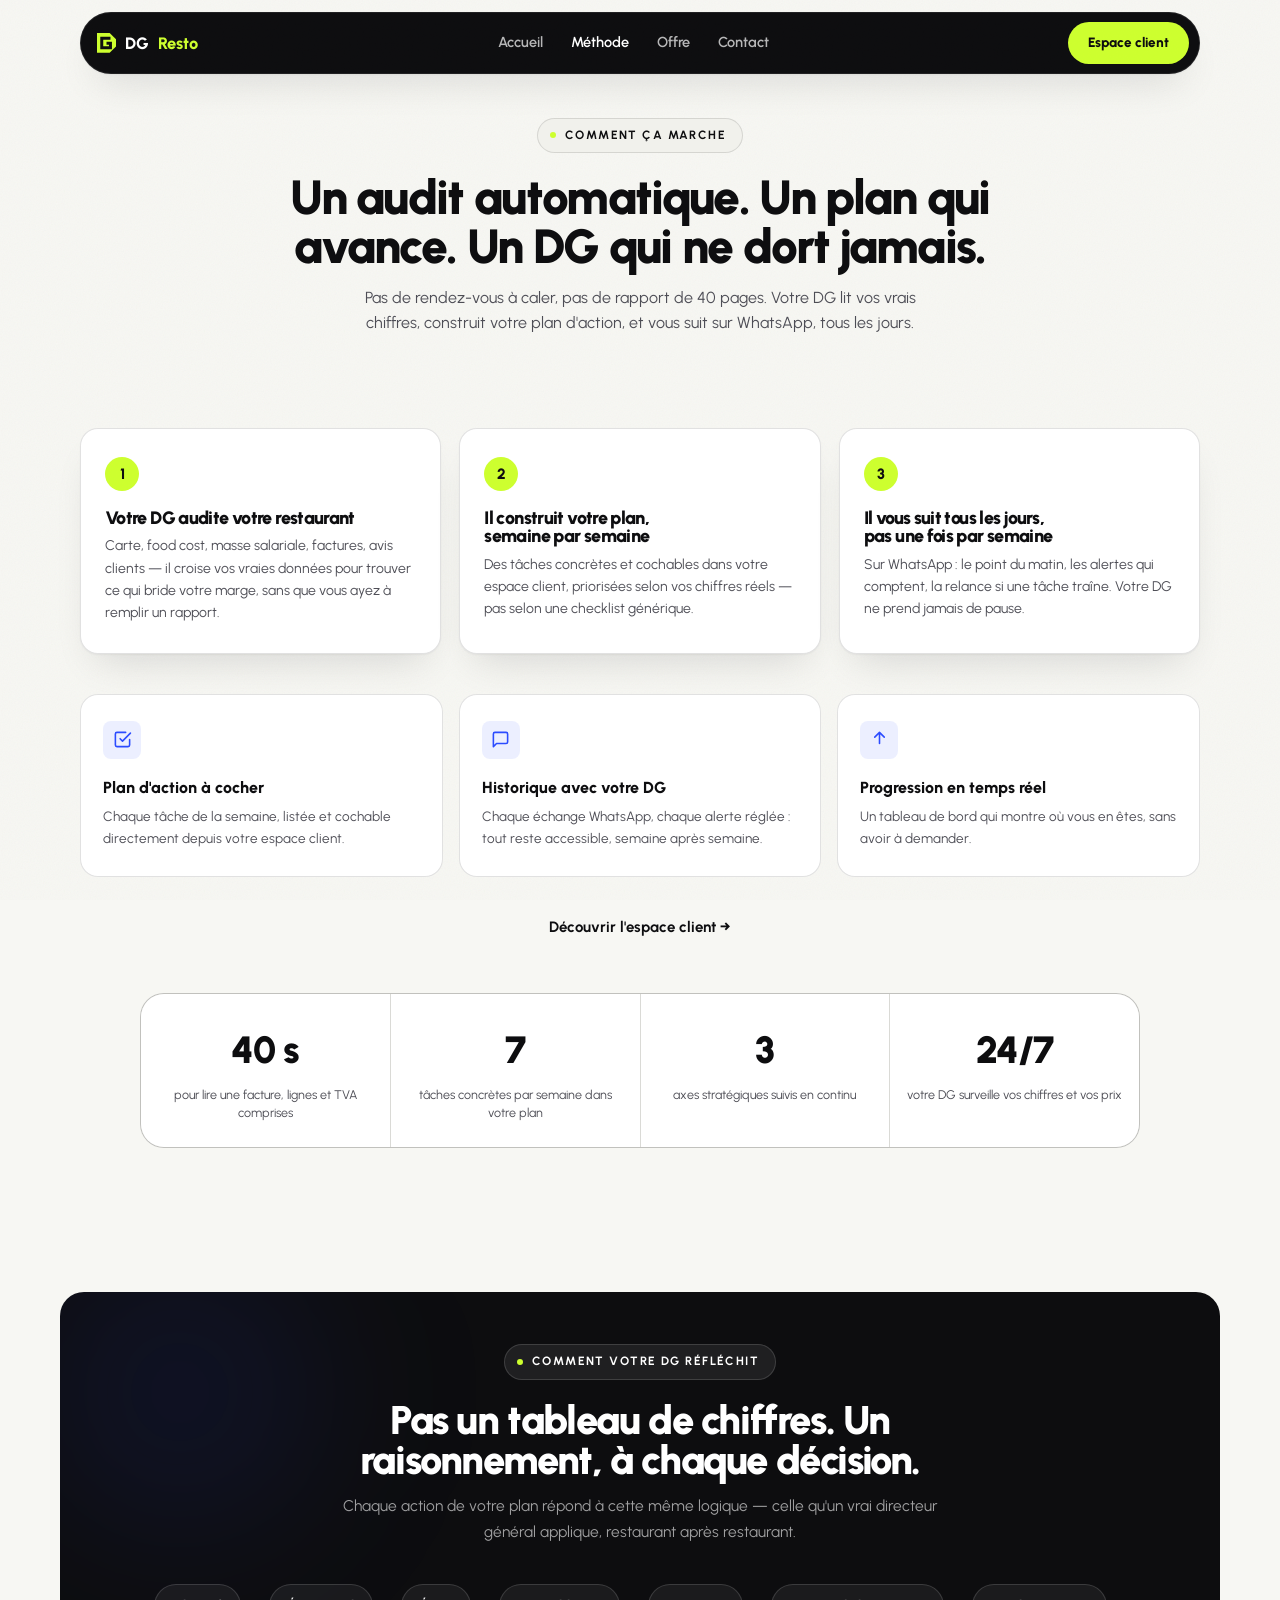
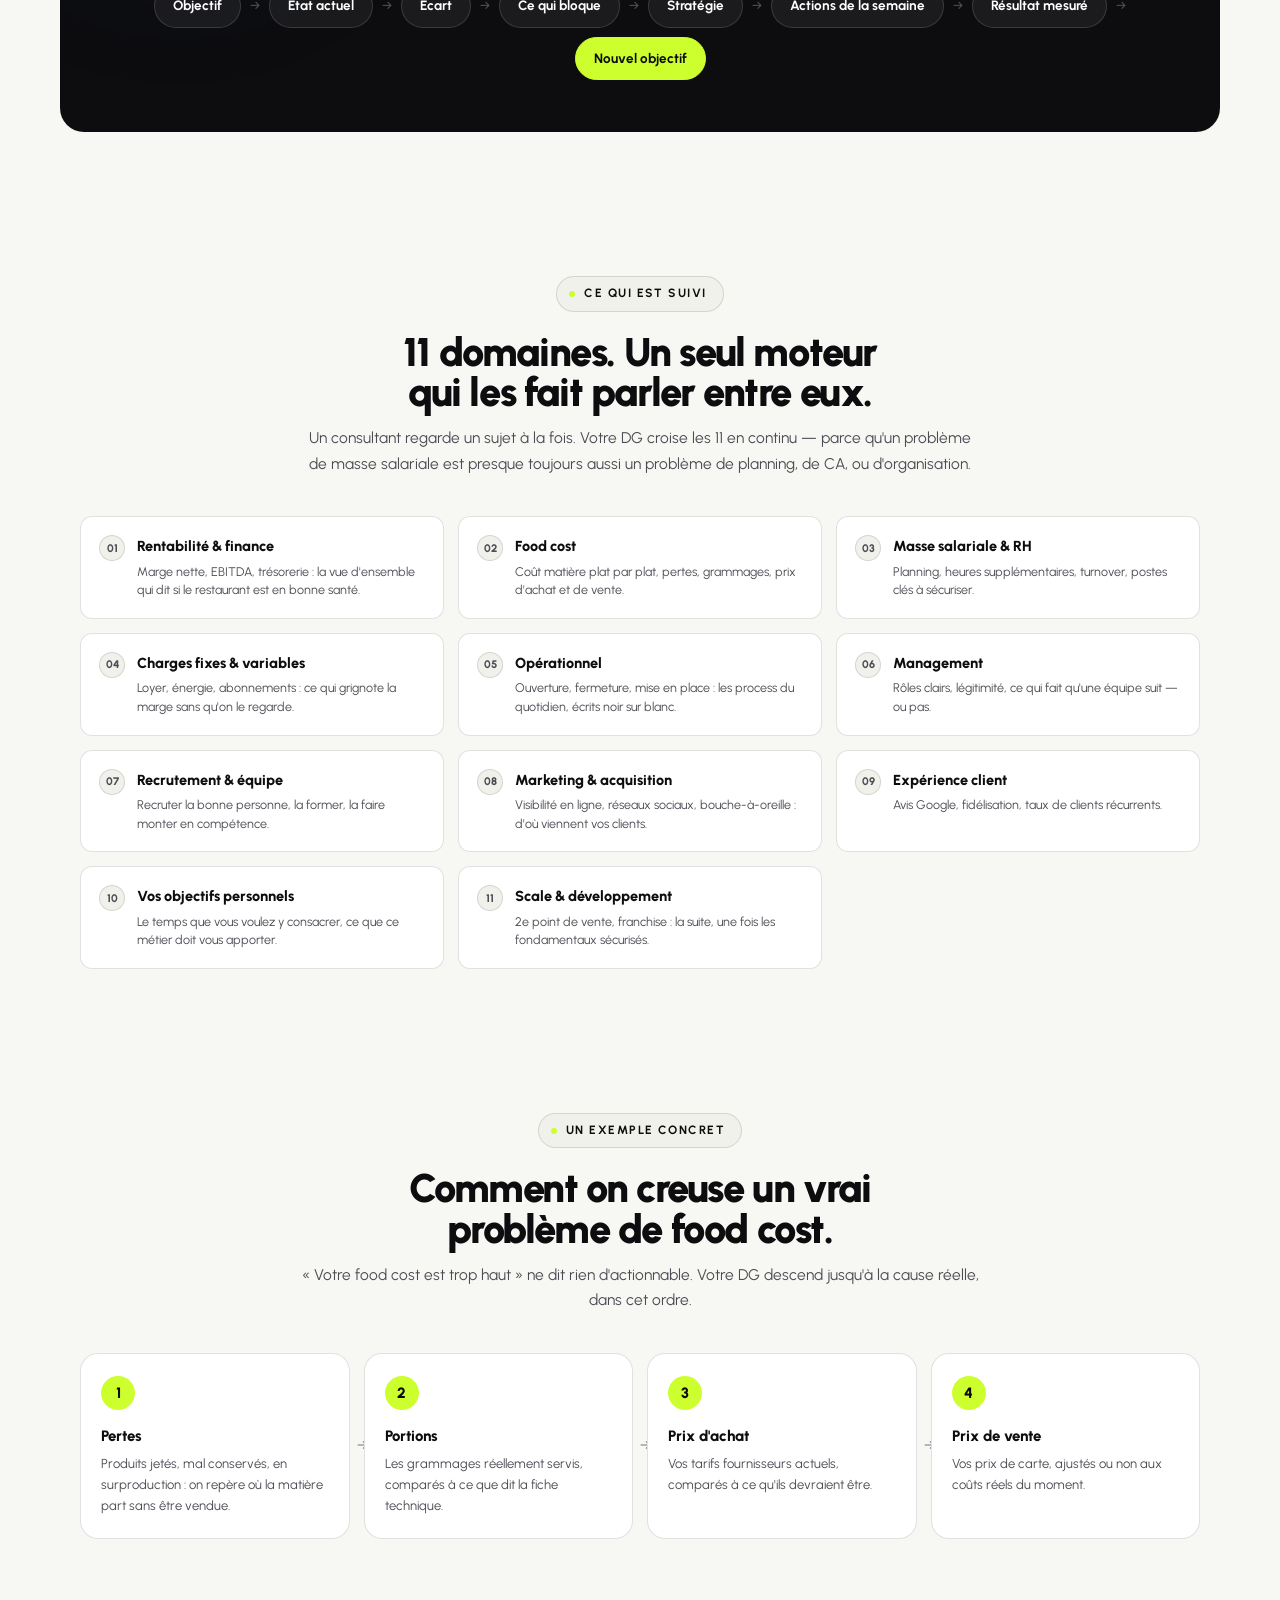
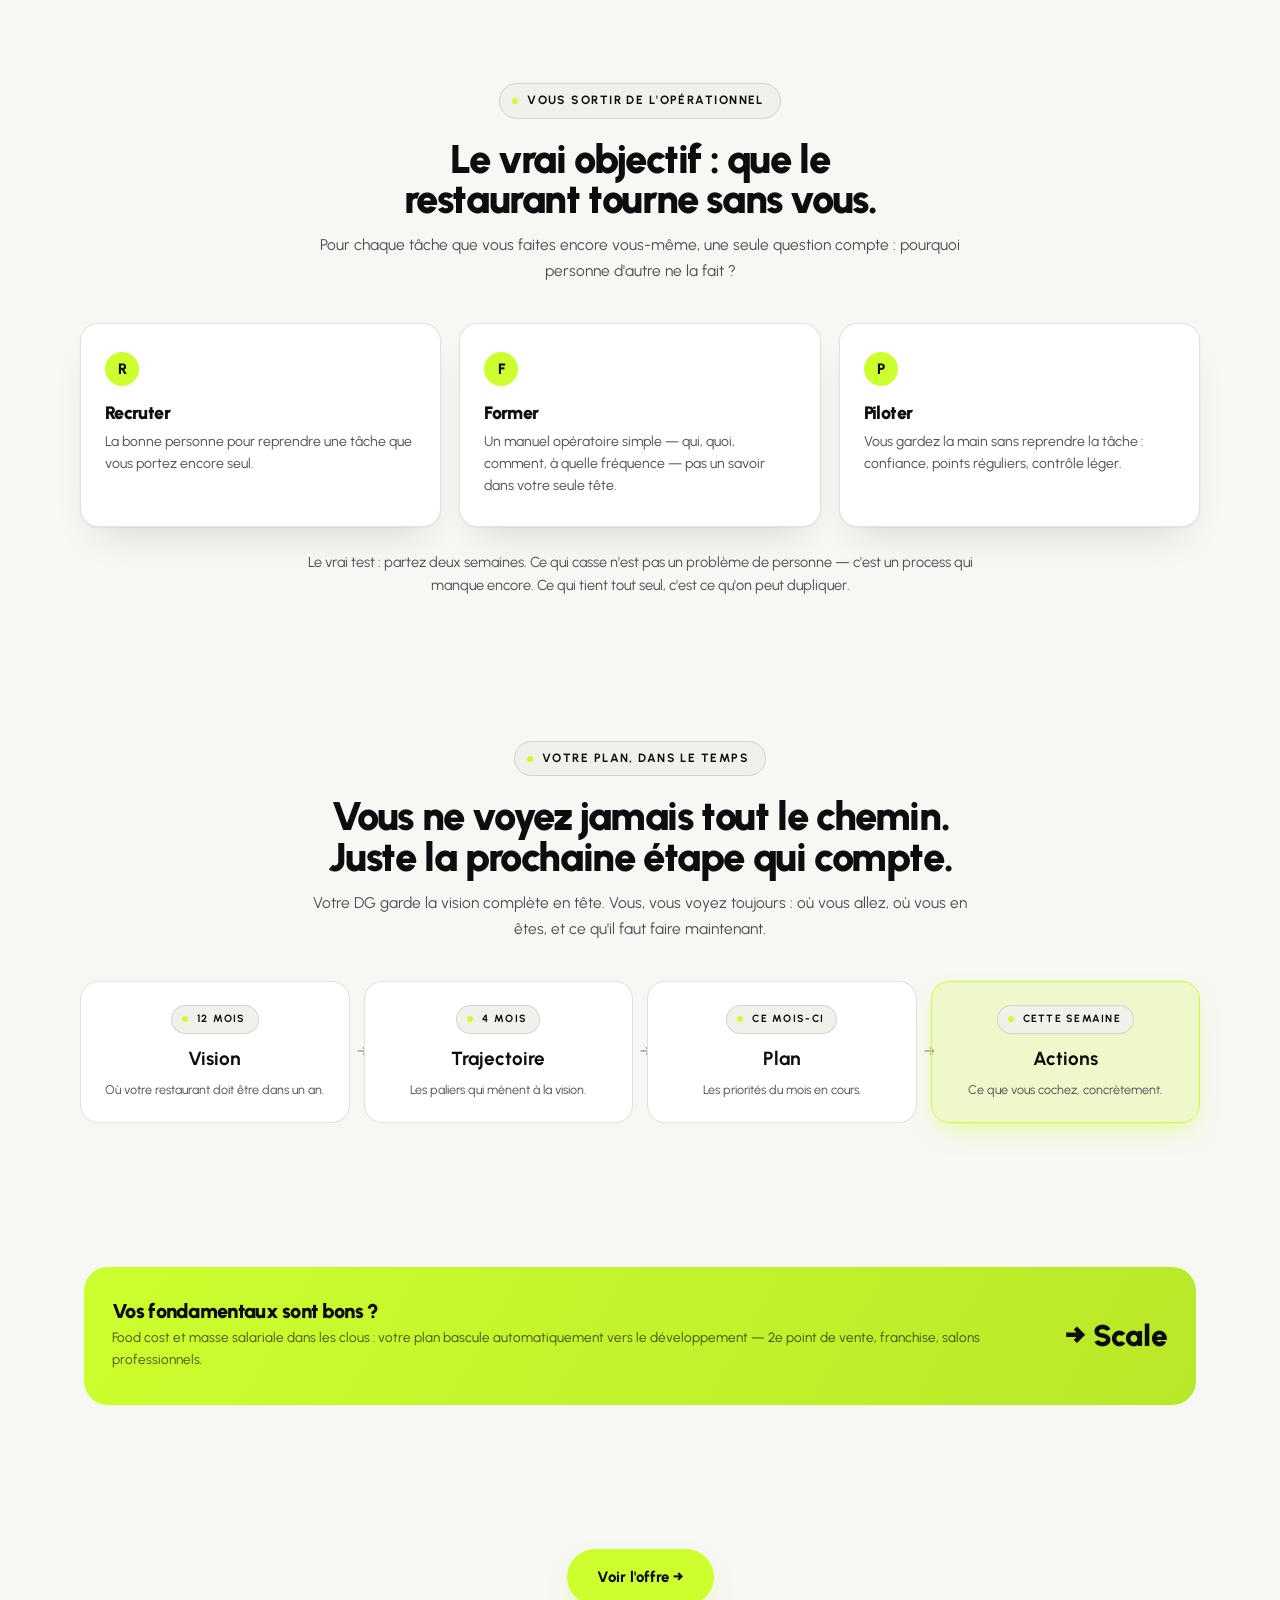
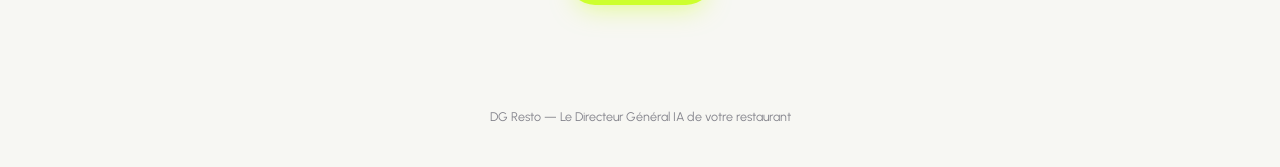
<file: methode.html>
<!DOCTYPE html>
<html lang="fr">
<head>
<meta charset="UTF-8">
<meta name="viewport" content="width=device-width, initial-scale=1.0, viewport-fit=cover">
<title>Méthode — DG Resto</title>
<meta name="description" content="Un audit automatique, un plan d'action semaine par semaine, un agent WhatsApp qui suit votre restaurant tous les jours. Sans humain à planifier, sans rapport à lire.">
<link rel="preconnect" href="https://fonts.googleapis.com">
<link href="https://fonts.googleapis.com/css2?family=Urbanist:ital,wght@0,400;0,500;0,600;0,700;0,800;0,900&display=swap" rel="stylesheet">
<link rel="stylesheet" href="styles.css">
<style>
.page-hero{padding:56px 16px 20px;text-align:center;}
.process-grid{display:flex;flex-wrap:wrap;gap:18px;max-width:1120px;margin:0 auto;}
.process-card{flex:1 1 280px;background:var(--surface);border:1px solid var(--line);border-radius:var(--r-lg);padding:28px 24px;box-shadow:var(--shadow);}
.process-num{font-weight:800;font-size:15px;color:var(--ink);background:var(--lime);width:34px;height:34px;border-radius:50%;display:flex;align-items:center;justify-content:center;margin-bottom:18px;}
.process-card h3{font-size:18px;margin-bottom:8px;color:var(--ink);}
.process-card p{font-size:14px;}
.stats-section{max-width:1120px;margin:40px auto 0;padding:0 16px;}

/* raisonnement — chaîne de puces sur fond sombre */
.reasoning{background:var(--ink);border-radius:var(--r-xl);max-width:1160px;margin:0 auto;overflow:hidden;position:relative;}
.reasoning .glow-a{width:400px;height:400px;background:radial-gradient(circle,rgba(43,75,255,.16),transparent 70%);top:-100px;left:-80px;}
.reasoning-inner{position:relative;z-index:1;padding:52px 26px;}
.reasoning .section-head .eyebrow{color:#fff;background:rgba(255,255,255,.08);border-color:rgba(255,255,255,.14);}
.reasoning .section-head h2{color:#fff;}
.reasoning .section-head p{color:rgba(255,255,255,.6);}
.reasoning-chain{display:flex;flex-wrap:wrap;gap:9px;align-items:center;justify-content:center;margin-top:8px;}
.chain-node{background:rgba(255,255,255,.06);border:1px solid rgba(255,255,255,.14);border-radius:999px;padding:10px 18px;font-size:13.5px;font-weight:700;color:#fff;white-space:nowrap;}
.chain-node.hl{background:var(--lime);color:var(--ink);border-color:var(--lime);}
.chain-arrow{color:rgba(255,255,255,.28);font-size:15px;flex:0 0 auto;}

/* 11 domaines */
.domain-grid{max-width:1120px;margin:0 auto;display:grid;grid-template-columns:repeat(3,1fr);gap:14px;}
@media (max-width:820px){.domain-grid{grid-template-columns:1fr 1fr;}}
@media (max-width:560px){.domain-grid{grid-template-columns:1fr;}}
.domain-card{background:var(--surface);border:1px solid var(--line);border-radius:var(--r-md);padding:18px 18px;display:flex;gap:12px;align-items:flex-start;}
.domain-num{flex:0 0 auto;width:26px;height:26px;border-radius:50%;background:var(--surface-2);border:1px solid var(--line);display:flex;align-items:center;justify-content:center;font-size:11px;font-weight:800;color:var(--muted);}
.domain-card h4{font-size:14.5px;font-weight:800;margin-bottom:4px;color:var(--ink);}
.domain-card p{font-size:12.5px;line-height:1.5;}

/* drill-down food cost */
.drilldown{display:grid;grid-template-columns:repeat(4,1fr);gap:14px;max-width:1120px;margin:0 auto;}
.drilldown-step{background:var(--surface);border:1px solid var(--line);border-radius:var(--r-lg);padding:22px 20px;position:relative;}
.drilldown-step::after{content:"→";position:absolute;right:-19px;top:50%;transform:translateY(-50%);color:var(--muted-dim);font-size:16px;z-index:1;}
.drilldown-step:last-child::after{content:none;}
.drilldown-step .process-num{margin-bottom:14px;}
.drilldown-step h4{font-size:15px;font-weight:800;margin-bottom:6px;color:var(--ink);}
.drilldown-step p{font-size:13px;}
@media (max-width:820px){.drilldown{grid-template-columns:1fr 1fr;}.drilldown-step::after{content:none;}}
@media (max-width:520px){.drilldown{grid-template-columns:1fr;}}

/* telescope temporel */
.telescope-viz{display:grid;grid-template-columns:repeat(4,1fr);gap:14px;max-width:1120px;margin:0 auto;}
.tv-step{background:var(--surface);border:1px solid var(--line);border-radius:var(--r-lg);padding:22px 18px;text-align:center;position:relative;}
.tv-step::after{content:"→";position:absolute;right:-19px;top:50%;transform:translateY(-50%);color:var(--muted-dim);font-size:16px;z-index:1;}
.tv-step:last-child::after{content:none;}
.tv-step .eyebrow{margin-bottom:10px;padding:5px 12px 5px 10px;font-size:10.5px;}
.tv-step b{display:block;font-size:19px;color:var(--ink);margin-bottom:6px;}
.tv-step p{font-size:12.5px;}
.tv-step.tv-active{border-color:var(--lime);background:var(--lime-dim);box-shadow:var(--shadow-lime);}
@media (max-width:820px){.telescope-viz{grid-template-columns:1fr 1fr;}.tv-step::after{content:none;}}
@media (max-width:520px){.telescope-viz{grid-template-columns:1fr;}}

.proof-banner{max-width:1120px;margin:0 auto;background:linear-gradient(120deg,var(--lime),var(--lime-2));border-radius:var(--r-xl);padding:34px 28px;color:var(--ink);display:grid;grid-template-columns:1fr auto;gap:20px;align-items:center;}
.proof-banner h3{font-size:20px;margin-bottom:6px;color:var(--ink);}
.proof-banner p{color:rgba(13,13,15,.7);font-size:13.5px;}
.proof-banner .big{font-weight:900;font-size:30px;color:var(--ink);white-space:nowrap;}
@media (max-width:560px){.proof-banner{grid-template-columns:1fr;}}
</style>
</head>
<body>
<div class="nav-outer">
  <nav class="nav">
    <a href="index.html" class="nav-logo">
      <svg viewBox="0 0 96 100" aria-hidden="true"><mask id="dgm" maskUnits="userSpaceOnUse" x="-12" y="-12" width="120" height="124"><rect x="-12" y="-12" width="120" height="124" fill="#fff"/><path d="M68 26 H24 V74 H68 V52 H48" fill="none" stroke="#000" stroke-width="15" stroke-linejoin="miter"/></mask><path d="M0 0 H64 L96 32 V68 L64 100 H0 Z" fill="currentColor" mask="url(#dgm)"/></svg>
      DG <span class="accent">Resto</span>
    </a>
    <div class="nav-links">
      <a href="index.html">Accueil</a><a href="methode.html" class="active">Méthode</a><a href="offre.html">Offre</a><a href="contact.html">Contact</a>
    </div>
    <a class="nav-cta" href="portail/login.html">Espace client</a>
    <div class="nav-burger" id="navBurger"><span></span></div>
    <div class="nav-menu" id="navMenu">
      <a href="index.html">Accueil</a><a href="methode.html">Méthode</a><a href="offre.html">Offre</a><a href="contact.html">Contact</a>
      <a href="portail/login.html" class="menu-cta">Espace client</a>
    </div>
  </nav>
</div>

<section class="page-hero reveal">
  <div class="eyebrow">Comment ça marche</div>
  <h1 style="font-size:clamp(30px,4.5vw,48px);max-width:720px;margin:0 auto 14px;">Un audit automatique. Un plan qui avance. Un DG qui ne dort jamais.</h1>
  <p style="max-width:560px;margin:0 auto;">Pas de rendez-vous à caler, pas de rapport de 40 pages. Votre DG lit vos vrais chiffres, construit votre plan d'action, et vous suit sur WhatsApp, tous les jours.</p>
</section>

<section>
  <div class="process-grid">
    <div class="process-card glow-card reveal"><div class="process-num">1</div><h3>Votre DG audite votre restaurant</h3><p>Carte, food cost, masse salariale, factures, avis clients — il croise vos vraies données pour trouver ce qui bride votre marge, sans que vous ayez à remplir un rapport.</p></div>
    <div class="process-card glow-card reveal"><div class="process-num">2</div><h3>Il construit votre plan, semaine par semaine</h3><p>Des tâches concrètes et cochables dans votre espace client, priorisées selon vos chiffres réels — pas selon une checklist générique.</p></div>
    <div class="process-card glow-card reveal"><div class="process-num">3</div><h3>Il vous suit tous les jours, pas une fois par semaine</h3><p>Sur WhatsApp : le point du matin, les alertes qui comptent, la relance si une tâche traîne. Votre DG ne prend jamais de pause.</p></div>
  </div>

  <div class="pillars-grid" style="max-width:1120px;margin:40px auto 0;">
    <div class="pillar-card glow-card reveal" style="grid-column:span 1;">
      <div class="icon"><svg viewBox="0 0 24 24" fill="none" stroke-width="2" stroke-linecap="round" stroke-linejoin="round"><path d="M9 11l3 3L22 4"/><path d="M21 12v7a2 2 0 0 1-2 2H5a2 2 0 0 1-2-2V5a2 2 0 0 1 2-2h11"/></svg></div>
      <h4>Plan d'action à cocher</h4>
      <p>Chaque tâche de la semaine, listée et cochable directement depuis votre espace client.</p>
    </div>
    <div class="pillar-card glow-card reveal" style="grid-column:span 1;">
      <div class="icon"><svg viewBox="0 0 24 24" fill="none" stroke-width="2" stroke-linecap="round" stroke-linejoin="round"><path d="M21 15a2 2 0 0 1-2 2H7l-4 4V5a2 2 0 0 1 2-2h14a2 2 0 0 1 2 2z"/></svg></div>
      <h4>Historique avec votre DG</h4>
      <p>Chaque échange WhatsApp, chaque alerte réglée : tout reste accessible, semaine après semaine.</p>
    </div>
    <div class="pillar-card glow-card reveal" style="grid-column:span 1;">
      <div class="icon"><svg viewBox="0 0 24 24" fill="none" stroke-width="2" stroke-linecap="round" stroke-linejoin="round"><path d="M6 9l6-6 6 6M12 3v14"/></svg></div>
      <h4>Progression en temps réel</h4>
      <p>Un tableau de bord qui montre où vous en êtes, sans avoir à demander.</p>
    </div>
  </div>
  <div style="text-align:center;margin-top:24px;">
    <a href="portail/login.html" class="btn-ghost">Découvrir l'espace client →</a>
  </div>

  <div class="stats-section">
    <div class="stat-strip reveal in-view">
      <div><b>40 s</b><span>pour lire une facture, lignes et TVA comprises</span></div>
      <div><b class="cnt" data-target="7">0</b><span>tâches concrètes par semaine dans votre plan</span></div>
      <div><b class="cnt" data-target="3">0</b><span>axes stratégiques suivis en continu</span></div>
      <div><b>24/7</b><span>votre DG surveille vos chiffres et vos prix</span></div>
    </div>
  </div>
</section>

<section id="raisonnement">
  <div class="reasoning">
    <span class="glow glow-a"></span>
    <div class="reasoning-inner">
      <div class="section-head reveal" style="max-width:640px;">
        <div class="eyebrow">Comment votre DG réfléchit</div>
        <h2>Pas un tableau de chiffres. Un raisonnement, à chaque décision.</h2>
        <p>Chaque action de votre plan répond à cette même logique — celle qu'un vrai directeur général applique, restaurant après restaurant.</p>
      </div>
      <div class="reasoning-chain reveal">
        <span class="chain-node">Objectif</span><span class="chain-arrow">→</span>
        <span class="chain-node">État actuel</span><span class="chain-arrow">→</span>
        <span class="chain-node">Écart</span><span class="chain-arrow">→</span>
        <span class="chain-node">Ce qui bloque</span><span class="chain-arrow">→</span>
        <span class="chain-node">Stratégie</span><span class="chain-arrow">→</span>
        <span class="chain-node">Actions de la semaine</span><span class="chain-arrow">→</span>
        <span class="chain-node">Résultat mesuré</span><span class="chain-arrow">→</span>
        <span class="chain-node hl">Nouvel objectif</span>
      </div>
    </div>
  </div>
</section>

<section id="domaines">
  <div class="section-head reveal" style="max-width:680px;">
    <div class="eyebrow">Ce qui est suivi</div>
    <h2>11 domaines. Un seul moteur qui les fait parler entre eux.</h2>
    <p>Un consultant regarde un sujet à la fois. Votre DG croise les 11 en continu — parce qu'un problème de masse salariale est presque toujours aussi un problème de planning, de CA, ou d'organisation.</p>
  </div>
  <div class="domain-grid">
    <div class="domain-card glow-card reveal"><span class="domain-num">01</span><div><h4>Rentabilité & finance</h4><p>Marge nette, EBITDA, trésorerie : la vue d'ensemble qui dit si le restaurant est en bonne santé.</p></div></div>
    <div class="domain-card glow-card reveal"><span class="domain-num">02</span><div><h4>Food cost</h4><p>Coût matière plat par plat, pertes, grammages, prix d'achat et de vente.</p></div></div>
    <div class="domain-card glow-card reveal"><span class="domain-num">03</span><div><h4>Masse salariale & RH</h4><p>Planning, heures supplémentaires, turnover, postes clés à sécuriser.</p></div></div>
    <div class="domain-card glow-card reveal"><span class="domain-num">04</span><div><h4>Charges fixes & variables</h4><p>Loyer, énergie, abonnements : ce qui grignote la marge sans qu'on le regarde.</p></div></div>
    <div class="domain-card glow-card reveal"><span class="domain-num">05</span><div><h4>Opérationnel</h4><p>Ouverture, fermeture, mise en place : les process du quotidien, écrits noir sur blanc.</p></div></div>
    <div class="domain-card glow-card reveal"><span class="domain-num">06</span><div><h4>Management</h4><p>Rôles clairs, légitimité, ce qui fait qu'une équipe suit — ou pas.</p></div></div>
    <div class="domain-card glow-card reveal"><span class="domain-num">07</span><div><h4>Recrutement & équipe</h4><p>Recruter la bonne personne, la former, la faire monter en compétence.</p></div></div>
    <div class="domain-card glow-card reveal"><span class="domain-num">08</span><div><h4>Marketing & acquisition</h4><p>Visibilité en ligne, réseaux sociaux, bouche-à-oreille : d'où viennent vos clients.</p></div></div>
    <div class="domain-card glow-card reveal"><span class="domain-num">09</span><div><h4>Expérience client</h4><p>Avis Google, fidélisation, taux de clients récurrents.</p></div></div>
    <div class="domain-card glow-card reveal"><span class="domain-num">10</span><div><h4>Vos objectifs personnels</h4><p>Le temps que vous voulez y consacrer, ce que ce métier doit vous apporter.</p></div></div>
    <div class="domain-card glow-card reveal"><span class="domain-num">11</span><div><h4>Scale & développement</h4><p>2e point de vente, franchise : la suite, une fois les fondamentaux sécurisés.</p></div></div>
  </div>
</section>

<section id="exemple">
  <div class="section-head reveal" style="max-width:680px;">
    <div class="eyebrow">Un exemple concret</div>
    <h2>Comment on creuse un vrai problème de food cost.</h2>
    <p>« Votre food cost est trop haut » ne dit rien d'actionnable. Votre DG descend jusqu'à la cause réelle, dans cet ordre.</p>
  </div>
  <div class="drilldown">
    <div class="drilldown-step glow-card reveal"><div class="process-num">1</div><h4>Pertes</h4><p>Produits jetés, mal conservés, en surproduction : on repère où la matière part sans être vendue.</p></div>
    <div class="drilldown-step glow-card reveal"><div class="process-num">2</div><h4>Portions</h4><p>Les grammages réellement servis, comparés à ce que dit la fiche technique.</p></div>
    <div class="drilldown-step glow-card reveal"><div class="process-num">3</div><h4>Prix d'achat</h4><p>Vos tarifs fournisseurs actuels, comparés à ce qu'ils devraient être.</p></div>
    <div class="drilldown-step glow-card reveal"><div class="process-num">4</div><h4>Prix de vente</h4><p>Vos prix de carte, ajustés ou non aux coûts réels du moment.</p></div>
  </div>
</section>

<section id="operationnel">
  <div class="section-head reveal" style="max-width:680px;">
    <div class="eyebrow">Vous sortir de l'opérationnel</div>
    <h2>Le vrai objectif : que le restaurant tourne sans vous.</h2>
    <p>Pour chaque tâche que vous faites encore vous-même, une seule question compte : pourquoi personne d'autre ne la fait ?</p>
  </div>
  <div class="process-grid">
    <div class="process-card glow-card reveal"><div class="process-num">R</div><h3>Recruter</h3><p>La bonne personne pour reprendre une tâche que vous portez encore seul.</p></div>
    <div class="process-card glow-card reveal"><div class="process-num">F</div><h3>Former</h3><p>Un manuel opératoire simple — qui, quoi, comment, à quelle fréquence — pas un savoir dans votre seule tête.</p></div>
    <div class="process-card glow-card reveal"><div class="process-num">P</div><h3>Piloter</h3><p>Vous gardez la main sans reprendre la tâche : confiance, points réguliers, contrôle léger.</p></div>
  </div>
  <p class="reveal" style="max-width:680px;margin:24px auto 0;text-align:center;font-size:14.5px;">Le vrai test : partez deux semaines. Ce qui casse n'est pas un problème de personne — c'est un process qui manque encore. Ce qui tient tout seul, c'est ce qu'on peut dupliquer.</p>
</section>

<section id="temporel">
  <div class="section-head reveal" style="max-width:680px;">
    <div class="eyebrow">Votre plan, dans le temps</div>
    <h2>Vous ne voyez jamais tout le chemin. Juste la prochaine étape qui compte.</h2>
    <p>Votre DG garde la vision complète en tête. Vous, vous voyez toujours : où vous allez, où vous en êtes, et ce qu'il faut faire maintenant.</p>
  </div>
  <div class="telescope-viz">
    <div class="tv-step reveal"><div class="eyebrow">12 mois</div><b>Vision</b><p>Où votre restaurant doit être dans un an.</p></div>
    <div class="tv-step reveal"><div class="eyebrow">4 mois</div><b>Trajectoire</b><p>Les paliers qui mènent à la vision.</p></div>
    <div class="tv-step reveal"><div class="eyebrow">Ce mois-ci</div><b>Plan</b><p>Les priorités du mois en cours.</p></div>
    <div class="tv-step tv-active reveal"><div class="eyebrow">Cette semaine</div><b>Actions</b><p>Ce que vous cochez, concrètement.</p></div>
  </div>
</section>

<section>
  <div class="wrap">
    <div class="proof-banner reveal">
      <div><h3>Vos fondamentaux sont bons ?</h3><p>Food cost et masse salariale dans les clous : votre plan bascule automatiquement vers le développement — 2e point de vente, franchise, salons professionnels.</p></div>
      <div class="big">→ Scale</div>
    </div>
  </div>
</section>

<section style="text-align:center;">
  <a class="btn-primary magnetic" href="offre.html">Voir l'offre →</a>
</section>

<footer>DG Resto — Le Directeur Général IA de votre restaurant</footer>
<script src="script.js"></script>
</body>
</html>
</file>
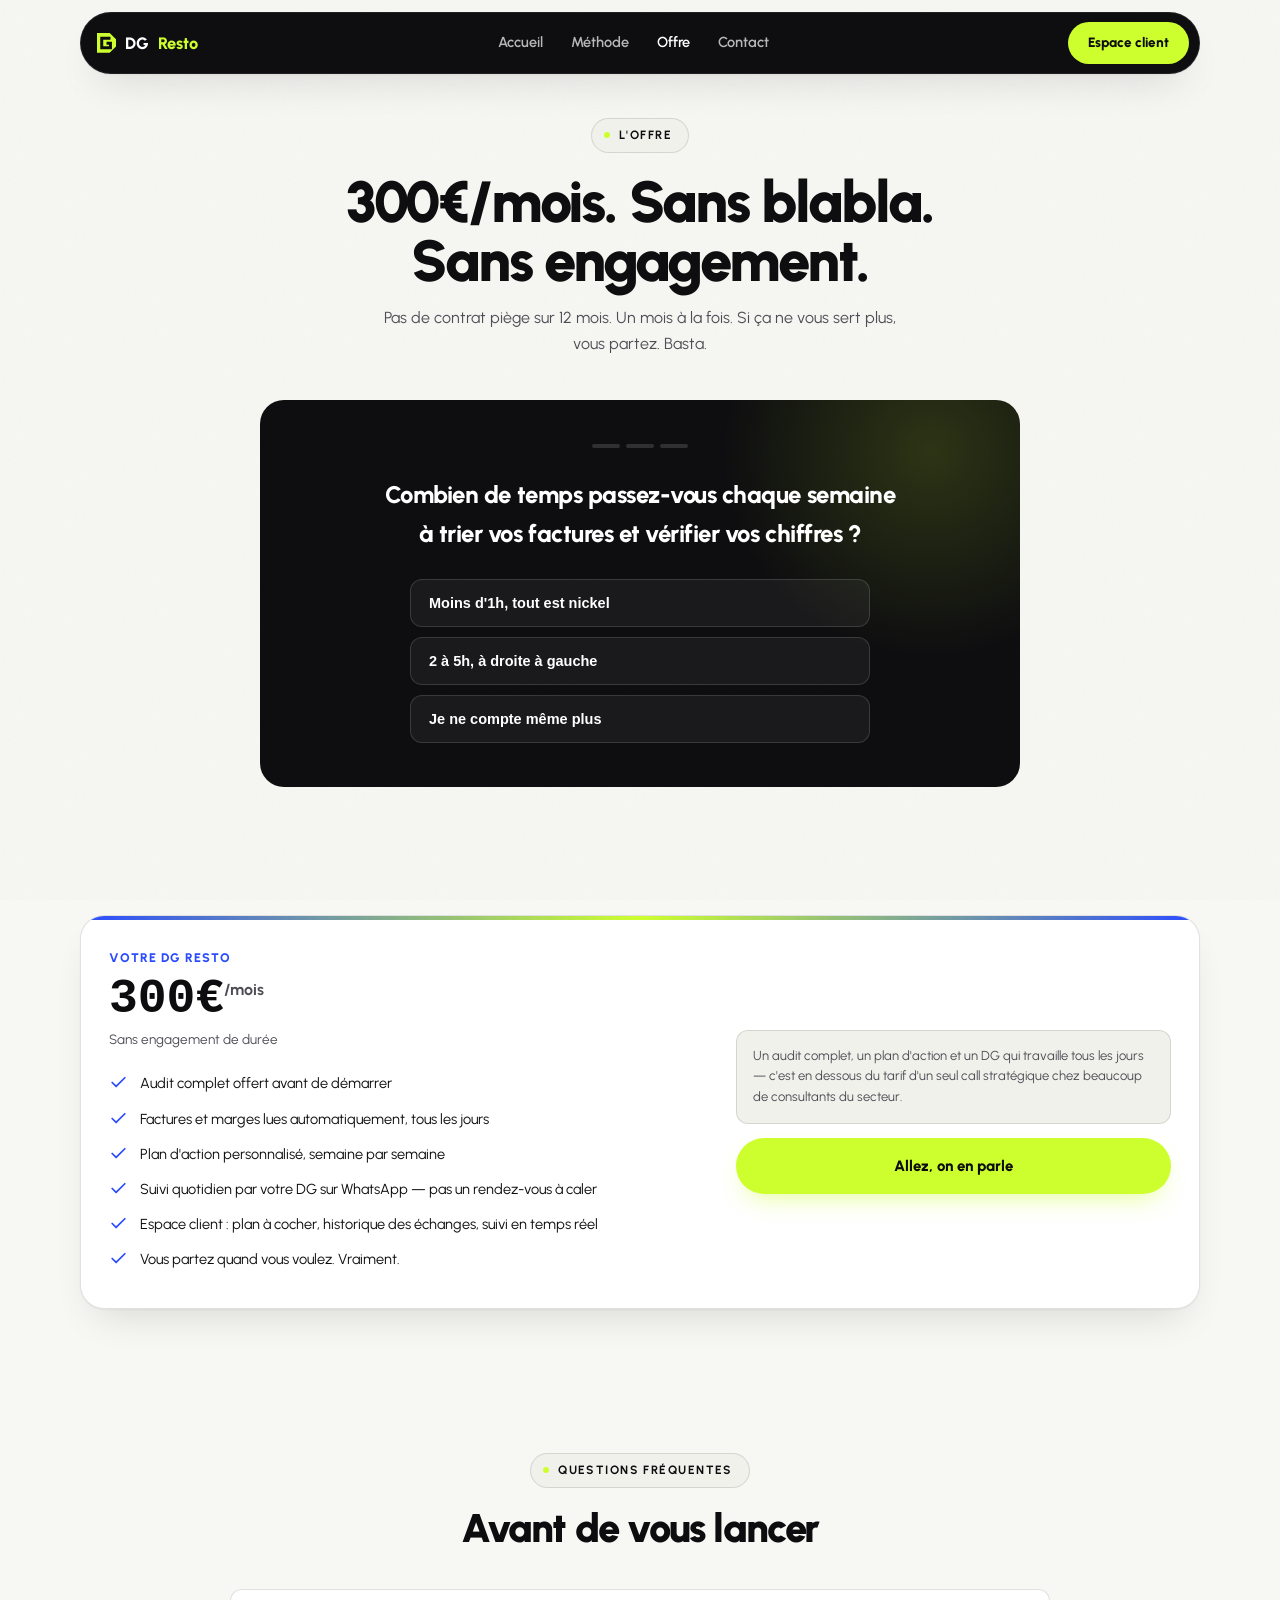
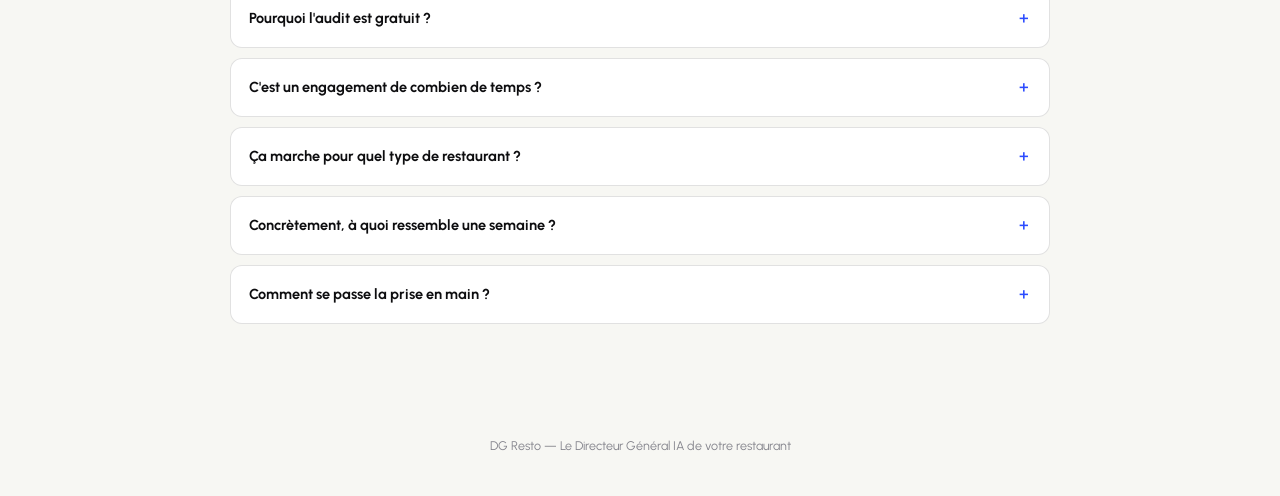
<file: offre.html>
<!DOCTYPE html>
<html lang="fr">
<head>
<meta charset="UTF-8">
<meta name="viewport" content="width=device-width, initial-scale=1.0, viewport-fit=cover">
<title>Offre — DG Resto</title>
<meta name="description" content="300€/mois, sans engagement. Votre Directeur Général IA : factures automatiques, plan d'action et suivi WhatsApp tous les jours.">
<link rel="preconnect" href="https://fonts.googleapis.com">
<link href="https://fonts.googleapis.com/css2?family=Urbanist:ital,wght@0,400;0,500;0,600;0,700;0,800;0,900&display=swap" rel="stylesheet">
<link rel="stylesheet" href="styles.css">
<style>
.page-hero{padding:56px 16px 20px;text-align:center;}
.page-hero h1{font-size:clamp(34px,5.5vw,58px);max-width:760px;margin:0 auto 14px;}

/* ---- Diagnostic express (funnel de questions) ---- */
.funnel-section{padding:24px 16px 56px;}
.funnel-card{position:relative;max-width:760px;margin:0 auto;background:var(--ink);border-radius:var(--r-xl);padding:44px 32px;overflow:hidden;min-height:340px;display:flex;flex-direction:column;}
.funnel-glow{position:absolute;width:420px;height:420px;border-radius:50%;background:radial-gradient(circle,rgba(205,255,46,.16),transparent 70%);top:-160px;right:-120px;pointer-events:none;}
.funnel-progress{position:relative;z-index:1;display:flex;gap:6px;justify-content:center;margin-bottom:28px;}
.funnel-dot{width:28px;height:4px;border-radius:999px;background:rgba(255,255,255,.14);transition:background .25s;}
.funnel-dot.done{background:var(--lime);}
.funnel-body{position:relative;z-index:1;flex:1;display:flex;flex-direction:column;justify-content:center;text-align:center;}
.funnel-q{color:#fff;font-size:clamp(19px,2.6vw,24px);font-weight:800;letter-spacing:-.02em;max-width:520px;margin:0 auto 26px;}
.funnel-choices{display:flex;flex-direction:column;gap:10px;max-width:460px;margin:0 auto;width:100%;}
.funnel-choice{background:rgba(255,255,255,.05);border:1px solid rgba(255,255,255,.14);border-radius:var(--r-md);padding:15px 18px;font-size:14.5px;font-weight:700;color:#fff;text-align:left;cursor:pointer;transition:background .18s,border-color .18s;}
.funnel-choice:hover{background:rgba(255,255,255,.1);border-color:var(--lime);}
.funnel-result-eyebrow{color:#fff;background:rgba(255,255,255,.08);border-color:rgba(255,255,255,.14);margin:0 auto 16px;}
.funnel-result h2{color:#fff;font-size:clamp(22px,3vw,30px);max-width:560px;margin:0 auto 18px;}
.funnel-result-list{list-style:none;display:flex;flex-direction:column;gap:10px;max-width:480px;margin:0 auto 26px;text-align:left;}
.funnel-result-list li{display:flex;gap:10px;font-size:14px;color:rgba(255,255,255,.75);align-items:flex-start;}
.funnel-result-list li svg{flex:0 0 auto;width:18px;height:18px;stroke:var(--lime);margin-top:1px;}
.funnel-restart{background:none;border:none;color:rgba(255,255,255,.4);font-size:12.5px;text-decoration:underline;cursor:pointer;margin-top:14px;}

.offer-card{position:relative;max-width:1120px;margin:0 auto;background:var(--surface);border:1px solid var(--line);border-radius:var(--r-xl);padding:36px 28px;box-shadow:var(--shadow);display:flex;flex-wrap:wrap;gap:32px;align-items:center;overflow:hidden;}
.offer-card::before{content:"";position:absolute;top:0;left:0;right:0;height:4px;background:linear-gradient(90deg,var(--primary),var(--lime),var(--primary));}
.offer-left{flex:1 1 420px;}
.offer-left h3{font-size:12.5px;font-weight:800;letter-spacing:.08em;color:var(--primary);text-transform:uppercase;margin-bottom:10px;}
.offer-price{font-family:var(--font-mono);font-size:48px;font-weight:700;line-height:1;color:var(--ink);margin-bottom:6px;}
.offer-price sup{font-family:'Urbanist',sans-serif;font-size:16px;font-weight:700;color:var(--muted);}
.offer-sub{font-size:13.5px;color:var(--muted);margin-bottom:22px;}
.offer-list{list-style:none;display:flex;flex-direction:column;gap:12px;}
.offer-list li{display:flex;gap:12px;font-size:14.5px;align-items:flex-start;color:var(--ink);}
.offer-list li svg{flex:0 0 auto;width:19px;height:19px;stroke:var(--primary);margin-top:1px;}
.offer-right{flex:1 1 260px;display:flex;flex-direction:column;gap:14px;}
.funding-tag{background:var(--surface-2);border:1px solid var(--line);border-radius:var(--r-md);padding:15px 16px;font-size:13px;color:var(--muted);}
.funding-tag b{color:var(--ink);}
.faq-wrap{max-width:820px;margin:0 auto;}
.faq-item{background:var(--surface);border:1px solid var(--line);border-radius:var(--r-md);margin-bottom:10px;overflow:hidden;}
.faq-q{display:flex;justify-content:space-between;align-items:center;gap:12px;padding:17px 18px;cursor:pointer;font-weight:700;font-size:14.5px;color:var(--ink);}
.faq-q .plus{transition:transform .25s ease;color:var(--primary);flex:0 0 auto;}
.faq-item.open .plus{transform:rotate(45deg);}
.faq-a{max-height:0;overflow:hidden;transition:max-height .35s ease;}
.faq-item.open .faq-a{max-height:240px;}
.faq-a-inner{padding:0 18px 18px;font-size:14px;color:var(--muted);}
</style>
</head>
<body>
<div class="nav-outer">
  <nav class="nav">
    <a href="index.html" class="nav-logo">
      <svg viewBox="0 0 96 100" aria-hidden="true"><mask id="dgm" maskUnits="userSpaceOnUse" x="-12" y="-12" width="120" height="124"><rect x="-12" y="-12" width="120" height="124" fill="#fff"/><path d="M68 26 H24 V74 H68 V52 H48" fill="none" stroke="#000" stroke-width="15" stroke-linejoin="miter"/></mask><path d="M0 0 H64 L96 32 V68 L64 100 H0 Z" fill="currentColor" mask="url(#dgm)"/></svg>
      DG <span class="accent">Resto</span>
    </a>
    <div class="nav-links">
      <a href="index.html">Accueil</a><a href="methode.html">Méthode</a><a href="offre.html" class="active">Offre</a><a href="contact.html">Contact</a>
    </div>
    <a class="nav-cta" href="portail/login.html">Espace client</a>
    <div class="nav-burger" id="navBurger"><span></span></div>
    <div class="nav-menu" id="navMenu">
      <a href="index.html">Accueil</a><a href="methode.html">Méthode</a><a href="offre.html">Offre</a><a href="contact.html">Contact</a>
      <a href="portail/login.html" class="menu-cta">Espace client</a>
    </div>
  </nav>
</div>

<section class="page-hero reveal">
  <div class="eyebrow">L'offre</div>
  <h1>300€/mois. Sans blabla. Sans engagement.</h1>
  <p style="max-width:520px;margin:0 auto;">Pas de contrat piège sur 12 mois. Un mois à la fois. Si ça ne vous sert plus, vous partez. Basta.</p>
</section>

<section class="funnel-section">
  <div class="funnel-card reveal" id="funnelCard">
    <span class="funnel-glow"></span>
    <div class="funnel-progress" id="funnelProgress"></div>
    <div class="funnel-body" id="funnelBody"></div>
  </div>
</section>

<section>
  <div class="offer-card reveal">
    <div class="offer-left">
      <h3>Votre DG Resto</h3>
      <div class="offer-price">300€<sup>/mois</sup></div>
      <div class="offer-sub">Sans engagement de durée</div>
      <ul class="offer-list">
        <li><svg viewBox="0 0 24 24" fill="none" stroke="currentColor" stroke-width="2.2" stroke-linecap="round" stroke-linejoin="round"><path d="M20 6L9 17l-5-5"/></svg>Audit complet offert avant de démarrer</li>
        <li><svg viewBox="0 0 24 24" fill="none" stroke="currentColor" stroke-width="2.2" stroke-linecap="round" stroke-linejoin="round"><path d="M20 6L9 17l-5-5"/></svg>Factures et marges lues automatiquement, tous les jours</li>
        <li><svg viewBox="0 0 24 24" fill="none" stroke="currentColor" stroke-width="2.2" stroke-linecap="round" stroke-linejoin="round"><path d="M20 6L9 17l-5-5"/></svg>Plan d'action personnalisé, semaine par semaine</li>
        <li><svg viewBox="0 0 24 24" fill="none" stroke="currentColor" stroke-width="2.2" stroke-linecap="round" stroke-linejoin="round"><path d="M20 6L9 17l-5-5"/></svg>Suivi quotidien par votre DG sur WhatsApp — pas un rendez-vous à caler</li>
        <li><svg viewBox="0 0 24 24" fill="none" stroke="currentColor" stroke-width="2.2" stroke-linecap="round" stroke-linejoin="round"><path d="M20 6L9 17l-5-5"/></svg>Espace client : plan à cocher, historique des échanges, suivi en temps réel</li>
        <li><svg viewBox="0 0 24 24" fill="none" stroke="currentColor" stroke-width="2.2" stroke-linecap="round" stroke-linejoin="round"><path d="M20 6L9 17l-5-5"/></svg>Vous partez quand vous voulez. Vraiment.</li>
      </ul>
    </div>
    <div class="offer-right">
      <div class="funding-tag">Un audit complet, un plan d'action et un DG qui travaille tous les jours — c'est en dessous du tarif d'un seul call stratégique chez beaucoup de consultants du secteur.</div>
      <a href="contact.html" class="btn-primary magnetic" style="justify-content:center;">Allez, on en parle</a>
    </div>
  </div>
</section>

<section id="faq">
  <div class="section-head reveal"><div class="eyebrow">Questions fréquentes</div><h2>Avant de vous lancer</h2></div>
  <div class="faq-wrap">
    <div class="faq-item reveal"><div class="faq-q"><span>Pourquoi l'audit est gratuit ?</span><span class="plus">＋</span></div><div class="faq-a"><div class="faq-a-inner">Parce qu'on sélectionne les restaurants qu'on accompagne. L'audit vérifie qu'il y a un vrai potentiel de marge avant de s'engager.</div></div></div>
    <div class="faq-item reveal"><div class="faq-q"><span>C'est un engagement de combien de temps ?</span><span class="plus">＋</span></div><div class="faq-a"><div class="faq-a-inner">Aucun. Le suivi se fait mois par mois, sans justification à donner pour arrêter.</div></div></div>
    <div class="faq-item reveal"><div class="faq-q"><span>Ça marche pour quel type de restaurant ?</span><span class="plus">＋</span></div><div class="faq-a"><div class="faq-a-inner">Indépendant, bistrot, restaurant gastronomique, chaîne locale... L'audit adapte le plan à votre carte, votre équipe et votre trafic.</div></div></div>
    <div class="faq-item reveal"><div class="faq-q"><span>Concrètement, à quoi ressemble une semaine ?</span><span class="plus">＋</span></div><div class="faq-a"><div class="faq-a-inner">Pas de rendez-vous à poser dans un agenda. Votre DG vous écrit sur WhatsApp chaque matin, vous alerte dès qu'un chiffre bouge, et vous donne 2-3 actions concrètes pour la semaine — cochables directement dans votre espace client.</div></div></div>
    <div class="faq-item reveal"><div class="faq-q"><span>Comment se passe la prise en main ?</span><span class="plus">＋</span></div><div class="faq-a"><div class="faq-a-inner">Vous connectez vos boîtes mail et vos outils en quelques clics, votre DG démarre tout seul. Votre plan d'action et l'historique de vos échanges sont centralisés dans votre espace client, sans compétence technique requise.</div></div></div>
  </div>
</section>

<footer>DG Resto — Le Directeur Général IA de votre restaurant</footer>
<script src="script.js"></script>
<script>
(function () {
  const QUESTIONS = [
    {
      q: "Combien de temps passez-vous chaque semaine à trier vos factures et vérifier vos chiffres ?",
      choices: [
        { label: "Moins d'1h, tout est nickel", need: null },
        { label: "2 à 5h, à droite à gauche", need: 'factures' },
        { label: "Je ne compte même plus", need: 'factures' },
      ]
    },
    {
      q: "Connaissez-vous précisément votre food cost du mois dernier ?",
      choices: [
        { label: "Oui, au chiffre près", need: null },
        { label: "À peu près", need: 'foodcost' },
        { label: "Pas vraiment", need: 'foodcost' },
      ]
    },
    {
      q: "Avez-vous un plan d'action suivi chaque semaine, écrit noir sur blanc ?",
      choices: [
        { label: "Oui, à jour et suivi", need: null },
        { label: "Surtout dans ma tête", need: 'pilotage' },
        { label: "Non, pas vraiment", need: 'pilotage' },
      ]
    },
  ];
  const NEED_TEXT = {
    factures: "Vos factures lues et classées automatiquement, tous les jours — plus une minute perdue à trier.",
    foodcost: "Votre food cost calculé au centime, plat par plat, sans tableur à tenir à jour.",
    pilotage: "Un plan d'action réel, semaine par semaine, avec quelqu'un qui vous relance avant que ça traîne.",
  };
  const SCALE_TEXT = "Vos bases ont l'air solides. DG Resto vous aide à passer à l'étape suivante : dupliquer, ouvrir un second point de vente, franchiser.";

  const progressEl = document.getElementById('funnelProgress');
  const bodyEl = document.getElementById('funnelBody');
  let step = 0;
  const needs = [];

  function renderProgress() {
    progressEl.innerHTML = QUESTIONS.map((_, i) => `<span class="funnel-dot${i < step ? ' done' : ''}"></span>`).join('');
  }

  function renderQuestion() {
    renderProgress();
    const q = QUESTIONS[step];
    bodyEl.innerHTML = `
      <div class="funnel-q">${q.q}</div>
      <div class="funnel-choices">
        ${q.choices.map((c, i) => `<button type="button" class="funnel-choice" data-i="${i}">${c.label}</button>`).join('')}
      </div>
    `;
    bodyEl.querySelectorAll('.funnel-choice').forEach(btn => {
      btn.addEventListener('click', () => {
        const choice = q.choices[Number(btn.dataset.i)];
        if (choice.need) needs.push(choice.need);
        step++;
        if (step < QUESTIONS.length) renderQuestion(); else renderResult();
      });
    });
  }

  function renderResult() {
    progressEl.innerHTML = QUESTIONS.map(() => `<span class="funnel-dot done"></span>`).join('');
    const uniqueNeeds = [...new Set(needs)];
    const items = uniqueNeeds.length
      ? uniqueNeeds.map(n => `<li><svg viewBox="0 0 24 24" fill="none" stroke="currentColor" stroke-width="2.2" stroke-linecap="round" stroke-linejoin="round"><path d="M20 6L9 17l-5-5"/></svg>${NEED_TEXT[n]}</li>`).join('')
      : `<li><svg viewBox="0 0 24 24" fill="none" stroke="currentColor" stroke-width="2.2" stroke-linecap="round" stroke-linejoin="round"><path d="M20 6L9 17l-5-5"/></svg>${SCALE_TEXT}</li>`;
    bodyEl.innerHTML = `
      <div class="funnel-result">
        <div class="eyebrow funnel-result-eyebrow">Votre diagnostic express</div>
        <h2>Vous avez besoin de DG Resto pour :</h2>
        <ul class="funnel-result-list">${items}</ul>
        <a href="contact.html" class="btn-primary magnetic">Démarrer un audit gratuit →</a>
        <div><button type="button" class="funnel-restart" id="funnelRestart">Refaire le diagnostic</button></div>
      </div>
    `;
    document.getElementById('funnelRestart').addEventListener('click', () => {
      step = 0; needs.length = 0; renderQuestion();
    });
  }

  renderQuestion();
})();
</script>
</body>
</html>
</file>
<file: styles.css>
:root{
  --bg:#F7F7F3; --bg-2:#FFFFFF;
  --ink:#0D0D0F; --ink-soft:#1A1A1D;
  --lime:#CDFF2E; --lime-2:#B8E828; --lime-dim: rgba(205,255,46,0.20);
  --primary:#2B4BFF; --primary-2:#1636D9; --primary-dim: rgba(43,75,255,0.09);
  --surface:#FFFFFF; --surface-2:#F1F1EC;
  --muted:#4C4C54; --muted-dim:#84848C;
  --line: rgba(13,13,15,0.12);
  --nav-fg: rgba(255,255,255,.7); --nav-fg-strong:#fff;
  --font-mono:'SFMono-Regular',Consolas,'Roboto Mono',monospace;
  --r-xl:24px; --r-lg:18px; --r-md:12px; --r-sm:8px;
  --shadow: 0 1px 2px rgba(13,13,15,.05), 0 20px 40px -16px rgba(13,13,15,.14);
  --shadow-lime: 0 12px 26px -10px rgba(205,255,46,.55);
}
*{box-sizing:border-box;margin:0;padding:0;-webkit-tap-highlight-color:transparent;}
html{scroll-behavior:smooth;}
body{font-family:'Urbanist',sans-serif;background:var(--bg);color:var(--ink);line-height:1.6;font-size:16px;-webkit-font-smoothing:antialiased;overflow-x:hidden;position:relative;}
img{max-width:100%;display:block;}
.wrap{max-width:1160px;margin:0 auto;padding:0 24px;}
a{color:inherit;}
h1,h2,h3{font-weight:900;line-height:1.02;letter-spacing:-0.035em;color:var(--ink);text-wrap:balance;}
h1 em,h2 em{font-style:normal;color:var(--primary);}
p{color:var(--muted);}

/* grain texture overlay — subtle tactile depth on every page, cheap & theme-agnostic */
body::after{content:"";position:fixed;inset:0;z-index:9000;pointer-events:none;opacity:.05;mix-blend-mode:overlay;background-image:url("data:image/svg+xml,%3Csvg xmlns='http://www.w3.org/2000/svg' width='140' height='140'%3E%3Cfilter id='n'%3E%3CfeTurbulence type='fractalNoise' baseFrequency='0.85' numOctaves='2' stitchTiles='stitch'/%3E%3C/filter%3E%3Crect width='100%25' height='100%25' filter='url(%23n)'/%3E%3C/svg%3E");}

.eyebrow{display:inline-flex;align-items:center;gap:9px;font-weight:700;text-transform:uppercase;letter-spacing:.12em;font-size:12px;color:var(--ink);background:var(--surface-2);border:1px solid var(--line);border-radius:999px;padding:7px 16px 7px 12px;margin-bottom:20px;}
.eyebrow::before{content:"";width:6px;height:6px;border-radius:50%;background:var(--lime);flex:0 0 auto;}
.glow{position:absolute;border-radius:50%;filter:blur(80px);pointer-events:none;z-index:0;}

/* NAV */
.nav-outer{position:sticky;top:12px;z-index:60;padding:0 12px;}
.nav{max-width:1120px;margin:0 auto;display:flex;align-items:center;justify-content:space-between;padding:9px 10px 9px 16px;background:var(--ink);backdrop-filter:blur(16px);-webkit-backdrop-filter:blur(16px);border:1px solid rgba(255,255,255,.08);border-radius:999px;box-shadow:var(--shadow);position:relative;color:#fff;}
.nav-logo{display:flex;align-items:center;gap:9px;font-weight:800;font-size:16.5px;text-decoration:none;color:#fff;}
.nav-logo svg{width:19px;height:19.8px;color:var(--lime);}
.nav-logo .accent{color:var(--lime);}
.nav-links{display:flex;align-items:center;font-size:14.5px;font-weight:600;color:var(--nav-fg);}
.nav-links a{text-decoration:none;margin:0 14px;transition:color .2s;}
.nav-links a:hover,.nav-links a.active{color:var(--nav-fg-strong);}
.nav-cta{background:var(--lime);color:var(--ink);font-weight:800;font-size:13.5px;padding:10px 20px;border-radius:999px;text-decoration:none;white-space:nowrap;transition:transform .18s,box-shadow .18s;}
.nav-cta:hover{transform:translateY(-1px);box-shadow:var(--shadow-lime);}
.nav-burger{display:none;width:38px;height:38px;border-radius:50%;background:rgba(255,255,255,.06);border:1px solid var(--line);align-items:center;justify-content:center;cursor:pointer;flex:0 0 auto;}
.nav-burger span,.nav-burger span::before,.nav-burger span::after{content:"";display:block;width:16px;height:2px;background:#fff;border-radius:2px;position:relative;transition:transform .2s,opacity .2s;}
.nav-burger span::before{position:absolute;top:-5px;}
.nav-burger span::after{position:absolute;top:5px;}
.nav-menu{display:none;}
@media (max-width:760px){
  .nav-links{display:none;} .nav-burger{display:flex;} .nav{padding:8px 8px 8px 14px;}
  .nav-cta{padding:9px 16px;font-size:13px;}
  body.menu-open .nav-menu{display:flex;flex-direction:column;gap:4px;position:absolute;top:calc(100% + 8px);left:0;right:0;background:rgba(15,15,15,.98);border:1px solid var(--line);border-radius:18px;padding:10px;box-shadow:var(--shadow);}
  body.menu-open .nav-burger span{background:transparent;}
  body.menu-open .nav-burger span::before{transform:rotate(45deg);top:0;}
  body.menu-open .nav-burger span::after{transform:rotate(-45deg);top:0;}
  .nav-menu a{display:block;padding:13px 16px;border-radius:12px;text-decoration:none;color:#EDE4D6;font-weight:600;font-size:15px;}
  .nav-menu a.menu-cta{background:var(--lime);color:var(--ink);font-weight:800;text-align:center;margin-top:4px;}
}

.btn-primary{display:inline-flex;align-items:center;justify-content:center;gap:10px;background:var(--lime);color:var(--ink);font-weight:800;font-size:15px;padding:16px 30px;border-radius:999px;text-decoration:none;box-shadow:var(--shadow-lime);border:none;cursor:pointer;transition:transform .18s,box-shadow .18s;}
.btn-primary:active{transform:scale(.97);}
.btn-primary:disabled{opacity:.5;cursor:not-allowed;}
.btn-ghost{display:inline-flex;align-items:center;gap:8px;font-weight:700;font-size:15px;text-decoration:none;color:var(--ink);padding:14px 6px;}

.reveal{opacity:0;transform:translateY(22px);transition:opacity .6s ease,transform .6s ease;}
.reveal.in-view{opacity:1;transform:translateY(0);}

section{padding:72px 16px;position:relative;}
.section-head{max-width:600px;margin:0 auto 40px;text-align:center;}
.section-head.left{margin:0 0 40px;text-align:left;}
.section-head h2{font-size:clamp(26px,3.6vw,40px);color:var(--ink);}
.section-head p{font-size:15.5px;margin-top:12px;line-height:1.65;}

.card{background:var(--surface);border:1px solid var(--line);border-radius:var(--r-lg);padding:26px 24px;box-shadow:var(--shadow);}

.chip{background:var(--surface);border:1px solid var(--line);border-radius:999px;padding:8px 16px;font-size:13px;font-weight:600;color:var(--muted);}

footer{text-align:center;padding:30px 16px 40px;color:var(--muted-dim);font-size:12.5px;}

/* forms */
.field{margin-bottom:16px;text-align:left;}
.field label{display:block;font-size:13px;font-weight:700;color:var(--ink);margin-bottom:7px;}
.field input,.field textarea{width:100%;background:var(--surface-2);border:1px solid var(--line);border-radius:var(--r-sm);padding:13px 14px;color:var(--ink);font-family:inherit;font-size:15px;}
.field input:focus,.field textarea:focus{outline:none;border-color:var(--primary);}
.msg{font-size:13.5px;border-radius:var(--r-sm);padding:11px 14px;margin-bottom:16px;display:none;}
.msg.error{display:block;background:rgba(220,50,50,.08);border:1px solid rgba(220,50,50,.28);color:#B3261E;}
.msg.ok{display:block;background:var(--lime-dim);border:1px solid rgba(205,255,46,.5);color:var(--ink);}

/* ============ WOW LAYER ============ */

/* scroll progress bar */
.scroll-progress{position:fixed;top:0;left:0;height:3px;width:0%;background:linear-gradient(90deg,var(--primary),var(--lime));z-index:200;transition:width .08s linear;}

/* magnetic buttons */
.magnetic{will-change:transform;}

/* tilt cards */
.tilt{transform-style:preserve-3d;transition:transform .25s cubic-bezier(.2,.8,.2,1);will-change:transform;}

/* marquee */
.marquee{overflow:hidden;position:relative;width:100%;min-width:0;-webkit-mask-image:linear-gradient(90deg,transparent,#000 8%,#000 92%,transparent);mask-image:linear-gradient(90deg,transparent,#000 8%,#000 92%,transparent);}
.marquee-track{display:flex;gap:10px;width:max-content;animation:marquee 22s linear infinite;}
.marquee:hover .marquee-track{animation-play-state:paused;}
@keyframes marquee{from{transform:translateX(0);}to{transform:translateX(-50%);}}

/* animated gradient text */
.grad-text{background:linear-gradient(90deg,var(--primary),var(--ink),var(--primary-2),var(--ink));background-size:300% auto;-webkit-background-clip:text;background-clip:text;color:transparent;animation:gradShift 8s linear infinite;}
@keyframes gradShift{to{background-position:300% center;}}

/* draw-in svg paths */
.draw-path{stroke-dasharray:1400;stroke-dashoffset:1400;transition:stroke-dashoffset 1.8s cubic-bezier(.16,.9,.3,1);}
.in-view .draw-path{stroke-dashoffset:0;}

/* toasts */
.toast-stack{position:fixed;bottom:20px;right:20px;z-index:300;display:flex;flex-direction:column;gap:10px;max-width:320px;}
.toast{background:var(--surface);border:1px solid var(--line);border-radius:var(--r-md);padding:14px 16px;box-shadow:var(--shadow);font-size:13.5px;color:var(--ink);display:flex;align-items:center;gap:10px;transform:translateX(120%);opacity:0;transition:transform .35s cubic-bezier(.2,.9,.2,1),opacity .35s;}
.toast.show{transform:translateX(0);opacity:1;}
.toast.ok{border-color:rgba(43,75,255,.35);}
.toast.ok::before{content:"";width:8px;height:8px;border-radius:50%;background:var(--primary);flex:0 0 auto;}
.toast.error::before{content:"";width:8px;height:8px;border-radius:50%;background:#dc3232;flex:0 0 auto;}

/* button ripple + shine sweep */
.btn-primary{position:relative;overflow:hidden;}
.btn-primary .shine{position:absolute;top:0;left:-60%;width:40%;height:100%;background:linear-gradient(120deg,transparent,rgba(255,255,255,.5),transparent);transform:skewX(-20deg);transition:left .6s ease;}
.btn-primary:hover .shine{left:130%;}

/* fade-in page load */
body{animation:pageIn .5s ease both;}
@keyframes pageIn{from{opacity:0;}to{opacity:1;}}

/* DG Resto brand mark (nav logo icon + wordmark, used on every page) */
.nav-logo .accent{color:var(--lime);}
.dg-badge{background:var(--lime);color:var(--ink);font-weight:900;border-radius:8px;padding:3px 8px;font-size:15px;letter-spacing:-.01em;margin-right:1px;}

/* reusable "wow" stat strip (used on home + méthode) */
.stat-strip{position:relative;z-index:1;max-width:1000px;margin:0 auto;display:grid;grid-template-columns:repeat(4,1fr);gap:1px;background:var(--line);border:1px solid var(--line);border-radius:var(--r-xl);overflow:hidden;}
.stat-strip>div{background:var(--surface);padding:26px 14px;text-align:center;}
.stat-strip b{display:block;font-size:clamp(26px,4vw,38px);font-weight:900;color:var(--ink);letter-spacing:-.02em;margin-bottom:6px;}
.stat-strip span{font-size:12.5px;color:var(--muted);line-height:1.4;display:block;}
@media (max-width:700px){.stat-strip{grid-template-columns:1fr 1fr;}}

/* reusable icon-card grid (used on home + méthode) */
.pillars-grid{max-width:1120px;margin:0 auto;display:grid;grid-template-columns:repeat(3,1fr);gap:16px;}
.pillar-card{background:var(--surface);border:1px solid var(--line);border-radius:var(--r-lg);padding:26px 22px;}
.pillar-card .icon{width:38px;height:38px;border-radius:var(--r-sm);background:var(--primary-dim);display:flex;align-items:center;justify-content:center;margin-bottom:16px;}
.pillar-card .icon svg{width:19px;height:19px;stroke:var(--primary);}
.pillar-card h4{font-size:16px;font-weight:800;color:var(--ink);margin-bottom:6px;}
.pillar-card p{font-size:13.5px;}
@media (max-width:700px){.pillars-grid{grid-template-columns:1fr;}}

/* video block */
.video-block{position:relative;width:100%;aspect-ratio:16/9;border-radius:var(--r-xl);overflow:hidden;background:linear-gradient(160deg,var(--ink-soft),var(--ink));border:1px solid var(--line);box-shadow:0 30px 60px -18px rgba(13,13,15,.25);}
.video-block iframe,.video-block video{position:absolute;inset:0;width:100%;height:100%;border:none;}
.video-play{position:absolute;inset:0;width:100%;height:100%;background:radial-gradient(circle at 50% 50%,rgba(205,255,46,.12),transparent 60%);border:none;cursor:pointer;display:flex;align-items:center;justify-content:center;}
.video-play-icon{width:76px;height:76px;border-radius:50%;background:var(--lime);color:var(--ink);display:flex;align-items:center;justify-content:center;box-shadow:var(--shadow-lime);transition:transform .2s ease;}
.video-play-icon svg{width:30px;height:30px;margin-left:4px;}
.video-play:hover .video-play-icon{transform:scale(1.08);}
.video-empty{position:absolute;inset:0;display:flex;flex-direction:column;align-items:center;justify-content:center;gap:12px;color:rgba(255,255,255,.5);font-size:13.5px;font-weight:700;}
.video-empty svg{width:34px;height:34px;opacity:.5;}

@media (hover:none){.tilt{transform:none !important;}}

@media (prefers-reduced-motion: reduce){*{animation:none !important;transition:none !important;}.reveal{opacity:1;transform:none;}.draw-path{stroke-dashoffset:0;}}
</file>
